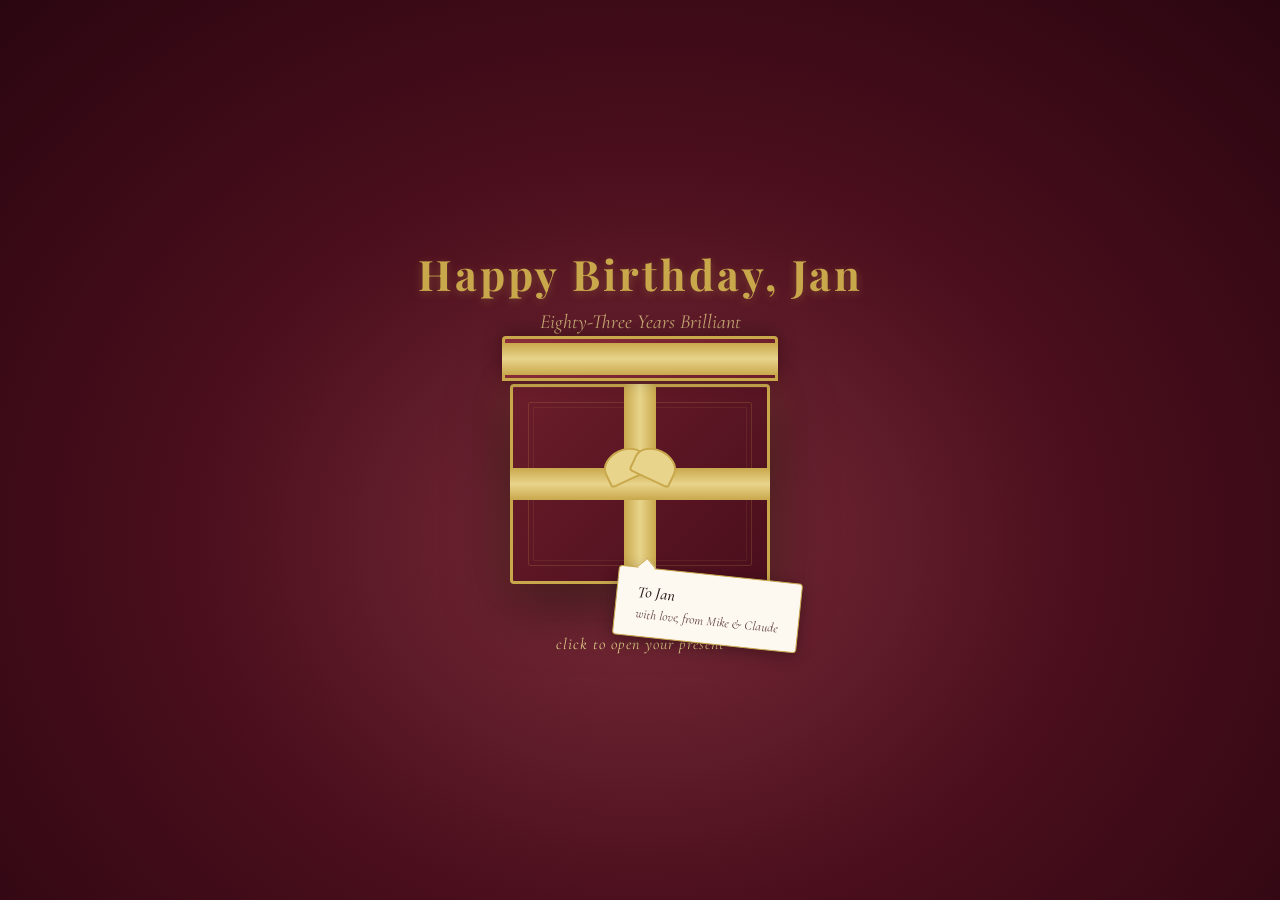
<file: index.html>
<!DOCTYPE html>
<html lang="en">
<head>
<meta charset="UTF-8">
<meta name="viewport" content="width=device-width, initial-scale=1.0">
<title>Happy Birthday, Jan — The House of Niccolò</title>
<meta name="description" content="A birthday gift for Jan Fergus — an interactive companion to Dorothy Dunnett's House of Niccolò series, built with love by Mike Wolf and Claude.">
<meta property="og:title" content="Happy Birthday, Jan — The House of Niccolò">
<meta property="og:description" content="An interactive companion to the House of Niccolò: maps, timeline, characters, and Elspeth the AI reading companion. A birthday gift from Mike Wolf & Claude.">
<meta property="og:url" content="https://dunnett.netlify.app/">
<meta property="og:type" content="website">
<meta property="og:site_name" content="The House of Niccolò">
<style>
@import url('https://fonts.googleapis.com/css2?family=Playfair+Display:ital,wght@0,400;0,600;0,700;0,800;1,400;1,600&family=Cormorant+Garamond:ital,wght@0,300;0,400;0,500;0,600;1,300;1,400;1,500&family=EB+Garamond:ital,wght@0,400;0,500;0,600;1,400;1,500&display=swap');
*{margin:0;padding:0;box-sizing:border-box}
:root{--burgundy:#6B1D2A;--burgundy-deep:#4A0E1C;--burgundy-light:#8B2D3A;--gold:#C9A84C;--gold-light:#E8D48B;--gold-pale:#F5ECD0;--cream:#FDF8F0;--cream-dark:#F0E6D3;--ink:#2A1A1A;--ink-light:#5A3A3A}
html,body{width:100%;height:100%;overflow:hidden;background:var(--burgundy-deep);font-family:'EB Garamond',serif}
#gift-scene{position:fixed;inset:0;display:flex;flex-direction:column;align-items:center;justify-content:center;background:radial-gradient(ellipse at 50% 60%,#7B2D3A 0%,#4A0E1C 50%,#2A0610 100%);z-index:100;transition:opacity 1.2s ease,transform 1.2s ease}
#gift-scene.opened{opacity:0;transform:scale(1.1);pointer-events:none}
.particle{position:absolute;width:4px;height:4px;background:var(--gold);border-radius:50%;opacity:0;animation:float-up 4s ease-in-out infinite}
@keyframes float-up{0%{opacity:0;transform:translateY(20px) scale(0.5)}20%{opacity:0.6}80%{opacity:0.3}100%{opacity:0;transform:translateY(-100px) scale(0)}}
.gift-container{position:relative;cursor:pointer;animation:gentle-bob 3s ease-in-out infinite}
@keyframes gentle-bob{0%,100%{transform:translateY(0)}50%{transform:translateY(-8px)}}
.gift-container:hover{animation-play-state:paused}
.gift-box{width:260px;height:200px;background:linear-gradient(135deg,var(--burgundy) 0%,var(--burgundy-deep) 100%);border:3px solid var(--gold);position:relative;border-radius:4px;box-shadow:0 20px 60px rgba(0,0,0,0.5),inset 0 1px 0 rgba(255,255,255,0.05),0 0 40px rgba(201,168,76,0.15)}
.ribbon-v{position:absolute;left:50%;top:-3px;bottom:-3px;width:32px;transform:translateX(-50%);background:linear-gradient(90deg,var(--gold) 0%,var(--gold-light) 50%,var(--gold) 100%);z-index:2}
.ribbon-h{position:absolute;top:50%;left:-3px;right:-3px;height:32px;transform:translateY(-50%);background:linear-gradient(180deg,var(--gold) 0%,var(--gold-light) 50%,var(--gold) 100%);z-index:2}
.ribbon-knot{position:absolute;top:50%;left:50%;transform:translate(-50%,-50%);width:50px;height:50px;z-index:3}
.ribbon-knot::before,.ribbon-knot::after{content:'';position:absolute;width:40px;height:28px;background:var(--gold-light);border-radius:50% 50% 10% 10%;border:2px solid var(--gold);top:-10px}
.ribbon-knot::before{left:-12px;transform:rotate(-25deg)}
.ribbon-knot::after{right:-12px;transform:rotate(25deg)}
.gift-lid{width:276px;height:45px;background:linear-gradient(135deg,var(--burgundy-light) 0%,var(--burgundy) 100%);border:3px solid var(--gold);position:absolute;top:-48px;left:-8px;border-radius:4px 4px 0 0;z-index:4;transform-origin:bottom center;transition:transform 0.8s cubic-bezier(0.34,1.56,0.64,1);box-shadow:0 -4px 20px rgba(0,0,0,0.3)}
.gift-lid .ribbon-h{top:50%;height:32px}
.gift-container:hover .gift-lid{transform:rotate(-8deg) translateY(-5px)}
.gift-container.opening .gift-lid{transform:rotate(-110deg) translateY(-20px);transition:transform 1s cubic-bezier(0.34,1.56,0.64,1)}
.gift-container.opening{animation:none}
.light-burst{position:absolute;top:-48px;left:50%;width:0;height:0;background:radial-gradient(circle,rgba(232,212,139,0.8) 0%,rgba(201,168,76,0.3) 40%,transparent 70%);border-radius:50%;transform:translate(-50%,-50%);opacity:0;z-index:1;pointer-events:none}
.gift-container.opening .light-burst{width:500px;height:500px;opacity:1;transition:all 1.2s ease-out}
.box-pattern{position:absolute;inset:15px;border:1px solid rgba(201,168,76,0.2);border-radius:2px;z-index:1}
.box-pattern::before{content:'';position:absolute;inset:4px;border:1px solid rgba(201,168,76,0.1)}
.gift-tag{position:absolute;bottom:-60px;right:-30px;background:var(--cream);padding:14px 20px;border-radius:4px;transform:rotate(6deg);box-shadow:0 4px 15px rgba(0,0,0,0.3);z-index:5;border:1px solid var(--gold)}
.gift-tag::before{content:'';position:absolute;top:-8px;left:20px;width:12px;height:12px;background:var(--cream);border-left:1px solid var(--gold);border-top:1px solid var(--gold);transform:rotate(45deg)}
.gift-tag .to{font-family:'Cormorant Garamond',serif;font-size:16px;color:var(--ink);font-style:italic;font-weight:500}
.gift-tag .from{font-family:'Cormorant Garamond',serif;font-size:13px;color:var(--ink-light);margin-top:4px;font-style:italic}
.gift-title{text-align:center;margin-bottom:50px;opacity:0;animation:fade-in 1.5s ease 0.5s forwards}
.gift-title h1{font-family:'Playfair Display',serif;font-size:42px;font-weight:700;color:var(--gold);letter-spacing:3px;text-shadow:0 2px 10px rgba(201,168,76,0.3)}
.gift-title .subtitle{font-family:'Cormorant Garamond',serif;font-size:20px;color:var(--gold-light);margin-top:8px;font-style:italic;opacity:0.8}
.click-hint{margin-top:50px;font-family:'Cormorant Garamond',serif;font-size:16px;color:var(--gold-light);opacity:0;animation:fade-in 1.5s ease 2s forwards,pulse-hint 2s ease-in-out 3s infinite;font-style:italic;letter-spacing:1px}
@keyframes fade-in{to{opacity:1}}
@keyframes pulse-hint{0%,100%{opacity:0.5}50%{opacity:1}}
#song-scene{position:fixed;inset:0;display:flex;flex-direction:column;align-items:center;justify-content:center;background:radial-gradient(ellipse at 50% 40%,#2A1A1A 0%,#1A0A0A 100%);z-index:50;opacity:0;pointer-events:none;transition:opacity 1s ease;padding:40px}
#song-scene.active{opacity:1;pointer-events:auto}
.song-content{max-width:600px;text-align:center}
.song-content h2{font-family:'Playfair Display',serif;font-size:28px;color:var(--gold);margin-bottom:8px}
.song-content .song-subtitle{font-family:'Cormorant Garamond',serif;font-size:16px;color:var(--gold-light);font-style:italic;opacity:0.7;margin-bottom:30px}
.song-lyrics{font-family:'EB Garamond',serif;font-size:17px;line-height:1.8;color:var(--cream);text-align:left;max-height:50vh;overflow-y:auto;padding:30px;background:rgba(107,29,42,0.15);border:1px solid rgba(201,168,76,0.15);border-radius:4px;scrollbar-width:thin;scrollbar-color:var(--gold) transparent}
.song-lyrics .verse-label{font-family:'Cormorant Garamond',serif;font-size:13px;color:var(--gold);text-transform:uppercase;letter-spacing:3px;margin-top:20px;margin-bottom:8px;opacity:0.7}
.song-lyrics .verse-label:first-child{margin-top:0}
.song-lyrics p{margin-bottom:16px}
.song-lyrics em{color:var(--gold-light)}
.continue-btn{margin-top:30px;font-family:'Cormorant Garamond',serif;font-size:18px;color:var(--gold);background:transparent;border:1px solid var(--gold);padding:12px 36px;border-radius:3px;cursor:pointer;letter-spacing:2px;transition:all 0.3s ease}
.continue-btn:hover{background:var(--gold);color:var(--burgundy-deep)}
#reveal-scene{position:fixed;inset:0;background:var(--cream);z-index:10;opacity:0;pointer-events:none;transition:opacity 1s ease;overflow-y:auto}
#reveal-scene.active{opacity:1;pointer-events:auto}
.reveal-header{text-align:center;padding:60px 40px 30px;background:linear-gradient(180deg,var(--burgundy-deep) 0%,var(--burgundy) 60%,transparent 100%)}
.reveal-header h1{font-family:'Playfair Display',serif;font-size:48px;font-weight:700;color:var(--gold);letter-spacing:2px}
.reveal-header .tagline{font-family:'Cormorant Garamond',serif;font-size:20px;color:var(--gold-light);font-style:italic;margin-top:10px;opacity:0.9}
.reveal-header .dedication{font-family:'EB Garamond',serif;font-size:16px;color:var(--cream);margin-top:20px;opacity:0.7;line-height:1.6}
.features-grid{max-width:1000px;margin:0 auto;padding:40px 30px 60px;display:grid;grid-template-columns:repeat(auto-fit,minmax(280px,1fr));gap:24px}
.feature-card{background:white;border:1px solid var(--cream-dark);border-radius:6px;padding:30px;position:relative;overflow:hidden;opacity:0;transform:translateY(30px);transition:opacity 0.6s ease,transform 0.6s ease,box-shadow 0.3s ease;box-shadow:0 2px 12px rgba(0,0,0,0.06)}
.feature-card.visible{opacity:1;transform:translateY(0)}
.feature-card:hover{box-shadow:0 8px 30px rgba(107,29,42,0.12)}
.feature-card::before{content:'';position:absolute;top:0;left:0;right:0;height:3px;background:linear-gradient(90deg,var(--burgundy) 0%,var(--gold) 100%)}
.feature-icon{font-size:36px;margin-bottom:16px;display:block}
.feature-card h3{font-family:'Playfair Display',serif;font-size:20px;font-weight:600;color:var(--burgundy);margin-bottom:10px}
.feature-card p{font-family:'EB Garamond',serif;font-size:16px;line-height:1.6;color:var(--ink-light)}
.feature-status{display:inline-block;margin-top:14px;font-family:'Cormorant Garamond',serif;font-size:13px;letter-spacing:1.5px;text-transform:uppercase;padding:4px 12px;border-radius:3px}
.status-ready{background:rgba(107,29,42,0.08);color:var(--burgundy)}
.status-coming{background:rgba(201,168,76,0.15);color:#8A7030}
.launch-section{text-align:center;padding:50px 40px 80px;background:linear-gradient(180deg,transparent 0%,var(--cream-dark) 100%)}
.launch-section h2{font-family:'Playfair Display',serif;font-size:28px;color:var(--burgundy);margin-bottom:12px}
.launch-section p{font-family:'EB Garamond',serif;font-size:18px;color:var(--ink-light);max-width:500px;margin:0 auto 24px;line-height:1.6}
.launch-btn{font-family:'Cormorant Garamond',serif;font-size:18px;color:var(--cream);background:var(--burgundy);border:2px solid var(--burgundy);padding:14px 40px;border-radius:4px;cursor:pointer;letter-spacing:2px;text-transform:uppercase;transition:all 0.3s ease}
.launch-btn:hover{background:var(--burgundy-deep);border-color:var(--gold);box-shadow:0 4px 20px rgba(107,29,42,0.3)}
@media(max-width:600px){.gift-title h1{font-size:28px}.gift-box{width:200px;height:160px}.gift-lid{width:216px;height:38px;left:-8px;top:-41px}.ribbon-v{width:24px}.ribbon-h{height:24px}.reveal-header h1{font-size:32px}.features-grid{grid-template-columns:1fr;padding:30px 20px}}

.audio-player{margin-top:24px;display:flex;align-items:center;gap:12px;padding:12px 16px;background:rgba(201,168,76,0.08);border:1px solid rgba(201,168,76,0.2);border-radius:6px}
.play-btn{font-family:'Cormorant Garamond',serif;font-size:15px;color:var(--gold);background:rgba(201,168,76,0.15);border:1px solid var(--gold);padding:8px 16px;border-radius:4px;cursor:pointer;white-space:nowrap;transition:all 0.2s;letter-spacing:0.5px}
.play-btn:hover{background:var(--gold);color:var(--burgundy-deep)}
.progress-bar{flex:1;height:6px;background:rgba(255,255,255,0.15);border-radius:3px;cursor:pointer;position:relative;min-width:80px}
.progress-fill{height:100%;background:var(--gold);border-radius:3px;width:0%;transition:width 0.1s linear}
.time-display{font-family:'Cormorant Garamond',serif;font-size:13px;color:var(--gold-light);min-width:36px;text-align:right}
</style>
<script src="music.js"></script>
</head>
<body>
<div id="gift-scene">
<div class="gift-title"><h1>Happy Birthday, Jan</h1><div class="subtitle">Eighty-Three Years Brilliant</div></div>
<div class="gift-container" id="gift" onclick="openGift()">
<div class="light-burst"></div>
<div class="gift-lid"><div class="ribbon-h"></div></div>
<div class="gift-box"><div class="box-pattern"></div><div class="ribbon-v"></div><div class="ribbon-h"></div><div class="ribbon-knot"></div></div>
<div class="gift-tag"><div class="to">To Jan</div><div class="from">with love, from Mike &amp; Claude</div></div>
</div>
<div class="click-hint">click to open your present</div>
</div>
<div id="song-scene">
<div class="song-content">
<h2>The Book Group Birthday</h2>
<div class="song-subtitle">A Renaissance folk ballad for Jan</div>
<div class="song-lyrics">
<div class="verse-label">Verse I</div>
<p>In Bruges where the dyers stain the cloth<br>And merchants count their gold<br>A woman turns eighty-three today<br>Whose heart has not grown old<br>She reads of Claes and his disguise<br>Of intrigue, trade, and art<br>And every Wednesday gathers friends<br>To take the story apart</p>
<div class="verse-label">Chorus</div>
<p><em>Happy birthday, Jan</em><br>From the dyer's boy and a digital mind<br>From a man in Denver who still can't find<br>The difference between who and whom<br>But he built you a present<br>He built you a room<br>Where Niccolò lives<br>And the maps all bloom</p>
<div class="verse-label">Verse II</div>
<p>From Trebizond to Timbuktu<br>From Iceland's frozen shore<br>She follows every thread that Dunnett spun<br>And always finds one more<br>So here's a gift we made for you<br>A world inside a screen<br>Where every road that Nicholas walked<br>Can finally be seen</p>
<div class="verse-label">Chorus</div>
<p><em>Happy birthday, Jan</em><br>From the dyer's boy and a digital mind<br>From a man in Denver who still can't find<br>The difference between who and whom<br>But he built you a present<br>He built you a room<br>Where Niccolò lives<br>And the maps all bloom</p>
<div class="verse-label">Bridge</div>
<p>Dorothy Dunnett is smiling tonight<br>Somewhere beyond the page<br>A book group keeps her stories bright<br>And Jan still sets the stage</p>
<div class="verse-label">Outro</div>
<p><em>Happy eighty-three, beautiful Jan.<br>The meeting is not cancelled tonight.<br>This one's for you.</em></p>
</div>
<div class="audio-player" id="audioPlayer">
<button class="play-btn" id="playBtn" onclick="togglePlay()">&#9654; Play the Song</button>
<div class="progress-bar" id="progressBar" onclick="seekAudio(event)">
<div class="progress-fill" id="progressFill"></div>
</div>
<span class="time-display" id="timeDisplay">0:00</span>
</div>
<button class="continue-btn" onclick="showReveal()">See Your Gift &rarr;</button>
</div>
</div>
<div id="reveal-scene">
<div class="reveal-header">
<h1>The House of Niccolò</h1>
<div class="tagline">A Companion for Readers of Dorothy Dunnett</div>
<div class="dedication">For Jan Fergus, on her 83rd birthday — April 5, 2026<br>Built with love by Mike Wolf &amp; Claude</div>
</div>
<div class="features-grid" id="features">
<div class="feature-card"><a href="site.html" style="text-decoration:none;color:inherit;display:block"><span class="feature-icon">🗺️</span><h3>Interactive Maps</h3><p>Follow Nicholas from Bruges to Trebizond, Timbuktu to Iceland. Every location from every book, plotted on a beautiful interactive map. Click a city to see what happens there.</p><span class="feature-status status-ready">Ready to Explore</span></a></div>
<div class="feature-card"><a href="timeline.html" style="text-decoration:none;color:inherit;display:block"><span class="feature-icon">📅</span><h3>Timeline</h3><p>A scrollable chronology of the entire series, 1460–1503. Track Nicholas's rise from dyer's apprentice to merchant prince across four decades of Renaissance history.</p><span class="feature-status status-ready">Ready to Explore</span></a></div>
<div class="feature-card"><a href="characters.html" style="text-decoration:none;color:inherit;display:block"><span class="feature-icon">👥</span><h3>Character Web</h3><p>Dunnett's characters are famously interconnected. Explore an interactive web of relationships — marriages, rivalries, alliances, betrayals — filterable by book.</p><span class="feature-status status-coming">Coming Soon</span></a></div>
<div class="feature-card"><a href="ask.html" style="text-decoration:none;color:inherit;display:block"><span class="feature-icon">🤖</span><h3>Ask Elspeth</h3><p>Confused about who betrayed whom in Chapter 12? Elspeth. A Dunnett-savvy AI companion who can discuss characters, plot, historical context, and themes — with spoiler controls.</p><span class="feature-status status-ready">Ready to Explore</span></a></div>
<div class="feature-card"><span class="feature-icon">📖</span><h3>Book Group Hub</h3><p>Track your weekly reading progress. See where you are in the series, what's coming next, and find curated discussion questions for each chapter.</p><span class="feature-status status-coming">Coming Soon</span></div>
<div class="feature-card"><span class="feature-icon">🏛️</span><h3>Historical Context</h3><p>The real history behind the fiction. Explore the Fall of Trebizond, the Burgundian Wars, the Medici banking empire, and the dozens of real historical figures Dunnett weaves into the story.</p><span class="feature-status status-coming">Coming Soon</span></div>
</div>
<div class="launch-section">
<h2>Your World Awaits</h2>
<p>This is a living gift. We'll keep building it as you and your book group read further into the series. Every week, there will be more to explore.</p>
<button class="launch-btn" onclick="enterSite()">Enter the House of Niccolò</button>
</div>
</div>
<audio id="birthday-song" preload="auto" src="birthday-song.mp3"></audio>
<script>
function createParticles(){const s=document.getElementById('gift-scene');for(let i=0;i<30;i++){const p=document.createElement('div');p.className='particle';p.style.left=Math.random()*100+'%';p.style.top=(40+Math.random()*50)+'%';p.style.animationDelay=(Math.random()*4)+'s';p.style.animationDuration=(3+Math.random()*3)+'s';p.style.width=p.style.height=(2+Math.random()*4)+'px';s.appendChild(p)}}
createParticles();
function openGift(){const g=document.getElementById('gift');if(g.classList.contains('opening'))return;g.classList.add('opening');setTimeout(()=>{document.getElementById('gift-scene').classList.add('opened');setTimeout(()=>{document.getElementById('song-scene').classList.add('active');try{audio.play();playBtn.innerHTML='\u275a\u275a Pause';if(window.dunnettMusicStart)window.dunnettMusicStart();}catch(e){}},600)},1500)}
function showReveal(){document.getElementById('song-scene').classList.remove('active');setTimeout(()=>{document.getElementById('reveal-scene').classList.add('active');setTimeout(animateCards,300)},500)}
function animateCards(){const c=document.querySelectorAll('.feature-card');c.forEach((card,i)=>{setTimeout(()=>{card.classList.add('visible')},i*150)})}
function enterSite(){window.location.href='site.html'}

const audio=document.getElementById('birthday-song');
const playBtn=document.getElementById('playBtn');
const progressFill=document.getElementById('progressFill');
const timeDisplay=document.getElementById('timeDisplay');

function togglePlay(){
if(!audio)return;
if(audio.paused){
  audio.play();
  playBtn.innerHTML='&#10074;&#10074; Pause';
  if(window.dunnettMusicResume)window.dunnettMusicResume(audio.currentTime);
}else{
  audio.pause();
  playBtn.innerHTML='&#9654; Play';
  if(window.dunnettMusicPause)window.dunnettMusicPause(audio.currentTime);
}
}
function seekAudio(e){
if(!audio||!audio.duration)return;
const bar=document.getElementById('progressBar');
const rect=bar.getBoundingClientRect();
const pct=(e.clientX-rect.left)/rect.width;
audio.currentTime=pct*audio.duration;
}
if(audio){
audio.addEventListener('timeupdate',()=>{
if(!audio.duration)return;
const pct=(audio.currentTime/audio.duration)*100;
progressFill.style.width=pct+'%';
const m=Math.floor(audio.currentTime/60);
const s=Math.floor(audio.currentTime%60);
timeDisplay.textContent=m+':'+(s<10?'0':'')+s;
});
audio.addEventListener('ended',()=>{playBtn.innerHTML='&#9654; Play Again';if(window.dunnettMusicEnded)window.dunnettMusicEnded();});
}

</script>
</body>
</html>
</file>
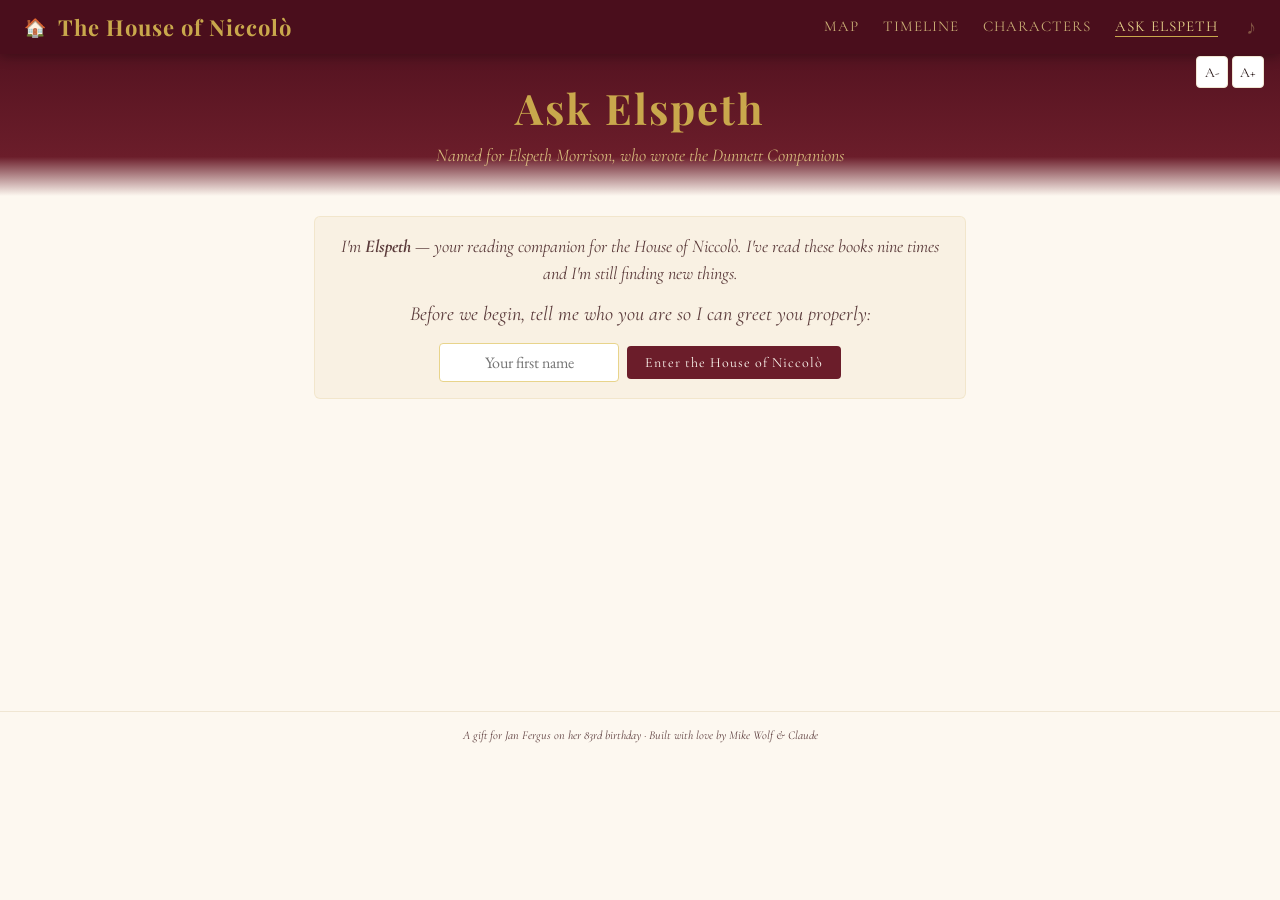
<file: ask.html>
<!DOCTYPE html>
<html lang="en">
<head>
<meta charset="UTF-8">
<meta name="viewport" content="width=device-width, initial-scale=1.0">
<title>Ask Elspeth — The House of Niccolò</title>
<meta name="description" content="Chat with Elspeth, your reading companion for Dorothy Dunnett's House of Niccolò series. Spoiler-aware, deeply knowledgeable, and delighted to meet you.">
<meta property="og:title" content="Ask Elspeth — The House of Niccolò">
<meta property="og:description" content="Your AI reading companion for Dorothy Dunnett's House of Niccolò. Ask about characters, history, and the journey of Nicholas de Fleury.">
<meta property="og:url" content="https://dunnett.netlify.app/ask.html">
<meta property="og:type" content="website">
<meta property="og:site_name" content="The House of Niccolò">
<link rel="stylesheet" href="styles.css">
<style>
.page-header{background:linear-gradient(180deg,var(--burgundy-deep) 0%,var(--burgundy) 80%,var(--cream) 100%)}
.chat-container{max-width:700px;margin:0 auto;padding:20px 24px 100px;display:flex;flex-direction:column;gap:12px}
.system-note{font-family:'Cormorant Garamond',serif;font-size:20px;color:var(--ink-light);text-align:center;font-style:italic;padding:16px;background:rgba(201,168,76,0.08);border:1px solid rgba(201,168,76,0.15);border-radius:6px;line-height:1.5}
.messages{display:flex;flex-direction:column;gap:12px;min-height:200px}
.msg{padding:14px 18px;border-radius:8px;max-width:85%;line-height:1.6;font-size:20px}
.msg.user{background:var(--burgundy);color:var(--cream);align-self:flex-end;border-bottom-right-radius:2px}
.msg.assistant{background:white;color:var(--ink);align-self:flex-start;border:1px solid var(--cream-dark);border-bottom-left-radius:2px}
.msg.assistant p{margin-bottom:8px}
.msg.assistant p:last-child{margin-bottom:0}
.input-bar{position:fixed;bottom:0;left:0;right:0;background:var(--cream);border-top:1px solid var(--cream-dark);padding:12px 24px;display:flex;gap:10px;justify-content:center;z-index:100}
.input-bar textarea{flex:1;max-width:600px;font-family:'EB Garamond',serif;font-size:20px;padding:10px 16px;border:1px solid var(--cream-dark);border-radius:6px;outline:none;background:white;color:var(--ink);resize:none;overflow:hidden;min-height:44px;max-height:150px;line-height:1.4}
.input-bar textarea:focus{border-color:var(--gold)}
.input-bar button{font-family:'Cormorant Garamond',serif;font-size:15px;padding:10px 24px;background:var(--burgundy);color:var(--cream);border:none;border-radius:6px;cursor:pointer;letter-spacing:1px;transition:background 0.2s;align-self:flex-end}
.input-bar button:hover{background:var(--burgundy-deep)}
.input-bar button:disabled{opacity:0.5;cursor:not-allowed}
.typing{font-family:'Cormorant Garamond',serif;font-size:14px;color:var(--gold);font-style:italic;padding:8px 18px}
.font-controls{position:fixed;top:56px;right:16px;z-index:1001;display:flex;gap:4px}
.font-btn{font-family:'Cormorant Garamond',serif;font-size:14px;width:32px;height:32px;border:1px solid var(--cream-dark);background:white;color:var(--ink);border-radius:4px;cursor:pointer;display:flex;align-items:center;justify-content:center;transition:background 0.2s}
.font-btn:hover{background:var(--cream-dark)}
.reset-link{font-family:'Cormorant Garamond',serif;font-size:13px;color:var(--ink-light);opacity:0.6;cursor:pointer;background:none;border:none;text-decoration:underline;padding:0;margin-top:6px}
.reset-link:hover{opacity:1}
</style>
</head>
<body>
<nav class="top-nav">
  <div style="display:flex;align-items:center;gap:4px">
    <a href="index.html" class="nav-home" title="Home">&#x1f3e0;</a>
    <span class="nav-title">The House of Niccol&#242;</span>
  </div>
  <div class="nav-links">
    <a href="site.html">Map</a>
    <a href="timeline.html">Timeline</a>
    <a href="characters.html">Characters</a>
    <a href="ask.html" class="active">Ask Elspeth</a>
  </div>
</nav>
<div class="font-controls">
  <button class="font-btn" onclick="changeFontSize(-2)" title="Smaller text">A-</button>
  <button class="font-btn" onclick="changeFontSize(2)" title="Larger text">A+</button>
</div>
<div class="page-header">
  <h1>Ask Elspeth</h1>
  <p>Named for Elspeth Morrison, who wrote the Dunnett Companions</p>
</div>
<div class="chat-container">
  <div class="system-note" id="welcomeNote">
    <p style="margin-bottom:12px;font-size:18px">I'm <strong>Elspeth</strong> &mdash; your reading companion for the House of Niccolò. I've read these books nine times and I'm still finding new things.</p>
    <p style="margin-bottom:14px">Before we begin, tell me who you are so I can greet you properly:</p>
    <div style="display:flex;gap:8px;justify-content:center;align-items:center;flex-wrap:wrap">
      <input type="text" id="nameInput" placeholder="Your first name" style="font-family:EB Garamond,serif;font-size:16px;padding:8px 14px;border:1px solid #E8D48B;border-radius:4px;outline:none;width:180px;text-align:center;background:white;color:#2A1A1A" onkeydown="if(event.key==='Enter')setUserName()">
      <button onclick="setUserName()" style="font-family:Cormorant Garamond,serif;font-size:14px;padding:8px 18px;background:#6B1D2A;color:#FDF8F0;border:none;border-radius:4px;cursor:pointer;letter-spacing:1px">Enter the House of Niccolò</button>
    </div>
  </div>
  <div class="system-note" id="activeNote" style="display:none">
    <span id="greetText"></span> Tell me which book you're on and I'll be careful with spoilers.
    <br><button class="reset-link" onclick="resetUser()" title="Change name">Not you? Reset</button>
  </div>
  <div class="messages" id="messages"></div>
</div>
<div class="input-bar" id="inputBar" style="display:none">
  <textarea id="chatInput" placeholder="Ask Elspeth about Nicholas, Bruges, the Charetty company..." rows="1" autocomplete="off"></textarea>
  <button id="sendbtn" onclick="send()">Ask</button>
</div>
<div class="map-footer">A gift for Jan Fergus on her 83rd birthday &middot; Built with love by Mike Wolf &amp; Claude</div>
<script>
const inp = document.getElementById("chatInput");
const msgEl = document.getElementById("messages");
const btn = document.getElementById("sendbtn");

let userName = "";
let messages = [];
let baseFontSize = 20;

function setUserName() {
  const n = document.getElementById("nameInput").value.trim();
  if (!n) return;
  userName = n;
  localStorage.setItem("dunnett_user", n);
  activateChat();
}

function resetUser() {
  localStorage.removeItem("dunnett_user");
  userName = "";
  messages = [];
  document.getElementById("messages").innerHTML = "";
  document.getElementById("activeNote").style.display = "none";
  document.getElementById("inputBar").style.display = "none";
  document.getElementById("welcomeNote").style.display = "block";
  document.getElementById("nameInput").value = "";
  document.getElementById("nameInput").focus();
}

function activateChat() {
  document.getElementById("welcomeNote").style.display = "none";
  document.getElementById("activeNote").style.display = "block";
  document.getElementById("inputBar").style.display = "flex";
  const isJan = userName.toLowerCase() === "jan";
  if (isJan) {
    document.getElementById("greetText").textContent = "Happy birthday, Jan! I\u2019m Elspeth, and I\u2019ve been waiting to meet you.";
  } else {
    document.getElementById("greetText").textContent = "Welcome, " + userName + "! I\u2019m Elspeth, your companion for the House of Niccolò.";
  }
  messages.push({
    role: "user",
    content: "My name is " + userName + ". " + (isJan ? "I'm Jan, the birthday girl this site was built for." : "I'm a member of Jan's Dunnett book group.") + " Please introduce yourself briefly."
  });
  sendAutoGreet();
  if (inp) inp.focus();
}

async function sendAutoGreet() {
  const typing = document.createElement("div");
  typing.className = "typing";
  typing.textContent = "Elspeth is here...";
  msgEl.appendChild(typing);
  try {
    const r = await fetch("/api/ask", {
      method: "POST",
      headers: { "Content-Type": "application/json" },
      body: JSON.stringify({ messages })
    });
    const d = await r.json();
    typing.remove();
    const textBlock = (d.content || []).find(b => b.type === "text");
    const reply = textBlock ? textBlock.text : (d.content && d.content[0] ? d.content[0].text : null);
    if (reply) {
      messages.push({ role: "assistant", content: reply });
      addMsg("assistant", reply);
    }
  } catch (e) {
    typing.remove();
  }
}

// Auto-use saved name
const savedName = localStorage.getItem("dunnett_user");
if (savedName) {
  userName = savedName;
  document.getElementById("nameInput").value = savedName;
}

async function send() {
  if (!inp) return;
  const text = inp.value.trim();
  inp.style.height = "auto";
  inp.style.height = "44px";
  if (!text) return;
  inp.value = "";
  btn.disabled = true;
  messages.push({ role: "user", content: text });
  addMsg("user", text);
  const typing = document.createElement("div");
  typing.className = "typing";
  typing.textContent = "Elspeth is thinking...";
  msgEl.appendChild(typing);
  msgEl.scrollTop = msgEl.scrollHeight;
  try {
    const r = await fetch("/api/ask", {
      method: "POST",
      headers: { "Content-Type": "application/json" },
      body: JSON.stringify({ messages })
    });
    const d = await r.json();
    typing.remove();
    const textBlock = (d.content || []).find(b => b.type === "text");
    const reply = textBlock ? textBlock.text : (d.content && d.content[0] ? d.content[0].text : null);
    if (reply) {
      messages.push({ role: "assistant", content: reply });
      addMsg("assistant", reply);
    } else {
      addMsg("assistant", "I had trouble responding. Please try again.");
    }
  } catch (e) {
    typing.remove();
    addMsg("assistant", "Connection error: " + e.message);
  }
  btn.disabled = false;
  if (inp) inp.focus();
}

function addMsg(role, text) {
  const div = document.createElement("div");
  div.className = "msg " + role;
  if (role === "assistant") {
    div.innerHTML = text.split("\n\n").map(p => "<p>" + p.replace(/\n/g, "<br>") + "</p>").join("");
  } else {
    div.textContent = text;
  }
  msgEl.appendChild(div);
  window.scrollTo(0, document.body.scrollHeight);
}

// Auto-resize textarea
if (inp) {
  inp.addEventListener("input", function() {
    this.style.height = "auto";
    this.style.height = Math.min(this.scrollHeight, 150) + "px";
  });
  inp.addEventListener("keydown", function(e) {
    if (e.key === "Enter" && !e.shiftKey) {
      e.preventDefault();
      send();
    }
  });
}

function changeFontSize(delta) {
  baseFontSize = Math.max(14, Math.min(32, baseFontSize + delta));
  document.querySelectorAll(".msg").forEach(m => m.style.fontSize = baseFontSize + "px");
  document.querySelectorAll(".system-note").forEach(m => m.style.fontSize = baseFontSize + "px");
  if (inp) inp.style.fontSize = baseFontSize + "px";
}
</script>
<script src="music.js"></script>
</body>
</html>
</file>
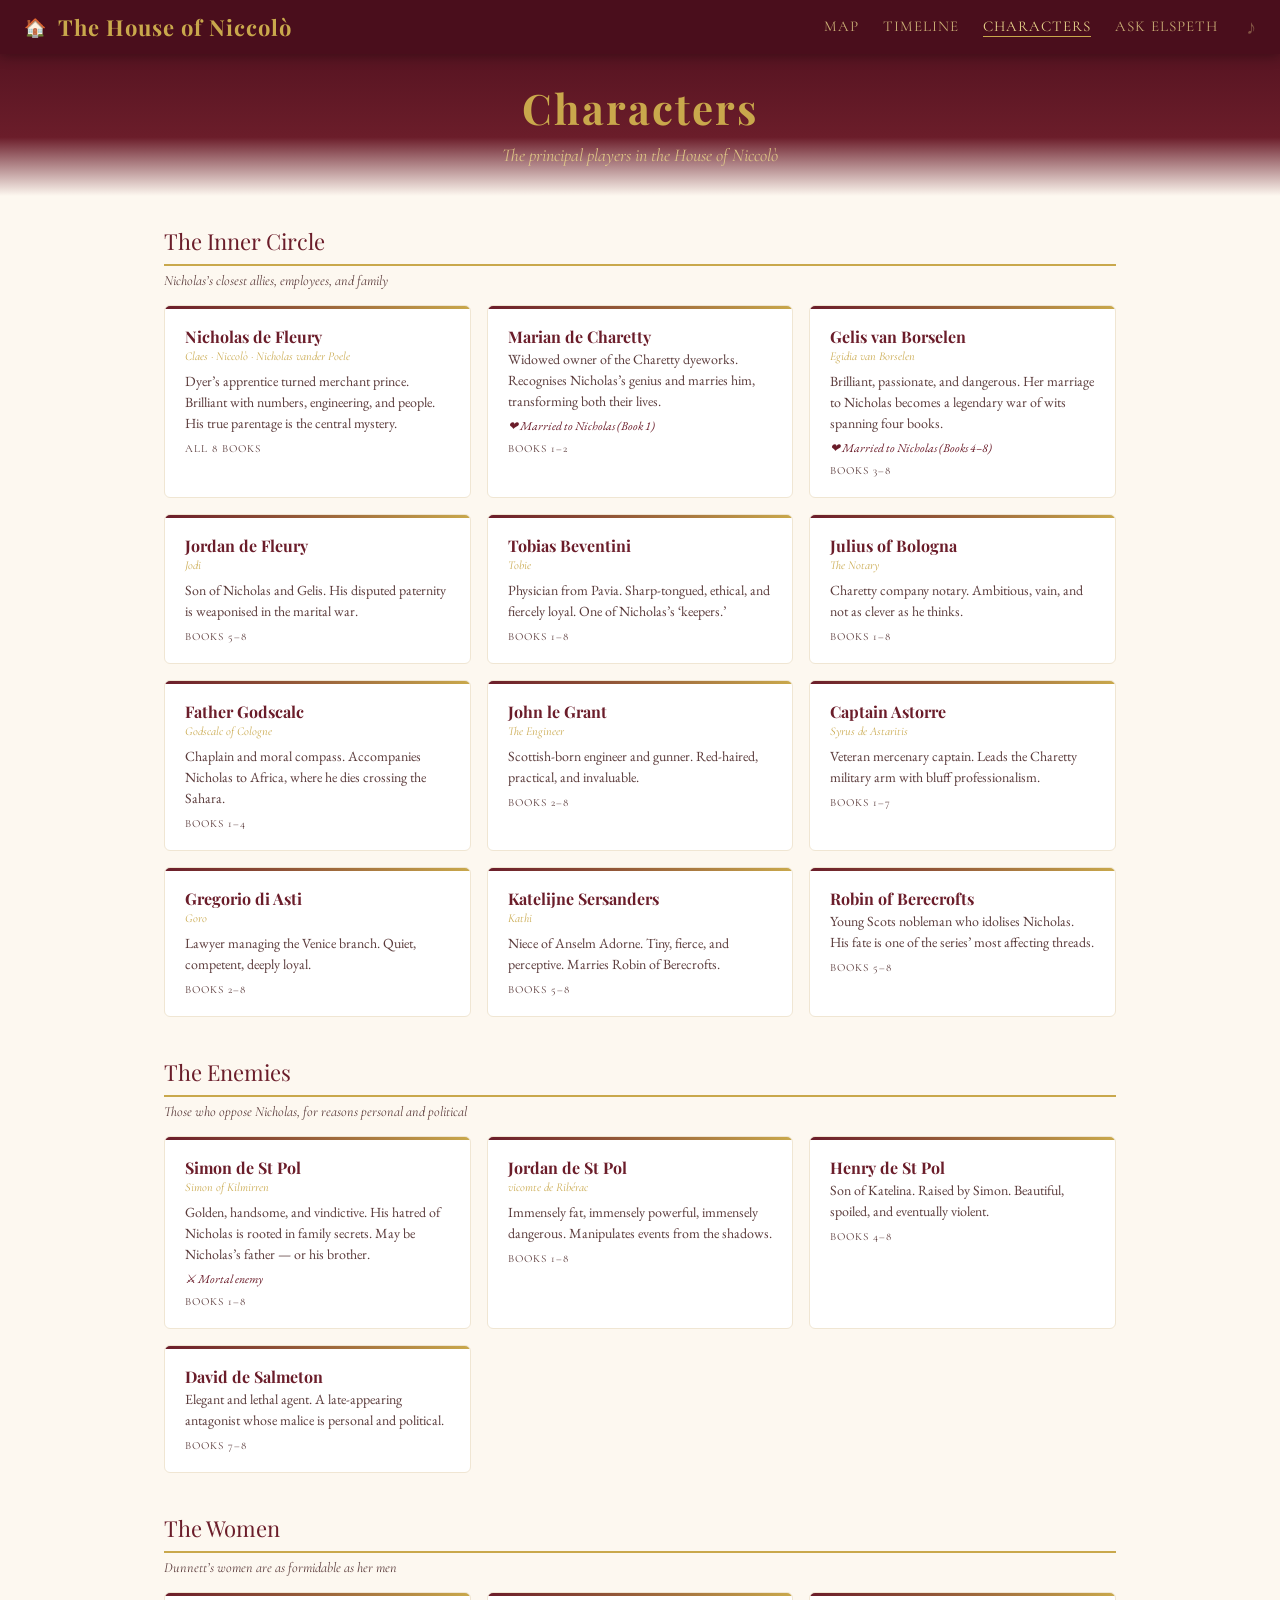
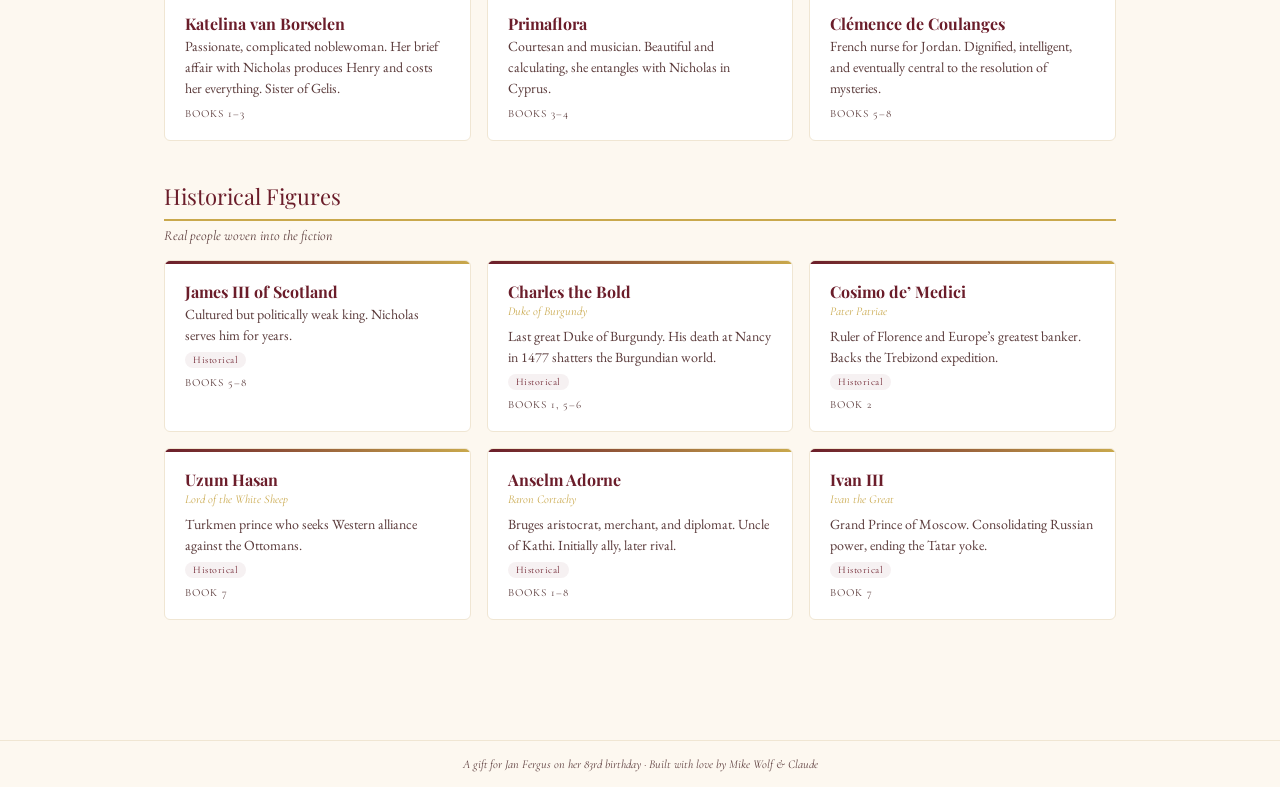
<file: characters.html>
<!DOCTYPE html><html lang="en"><head>
<meta charset="UTF-8">
<meta name="viewport" content="width=device-width, initial-scale=1.0">
<title>Characters — The House of Niccolò</title>
<meta name="description" content="The principal players in Dorothy Dunnett's House of Niccolò — Nicholas de Fleury, Gelis, Tobie, and the full cast across all eight books.">
<meta property="og:title" content="Characters — The House of Niccolò">
<meta property="og:description" content="Explore the full cast of the House of Niccolò: inner circle, enemies, women, and historical figures across all eight books.">
<meta property="og:url" content="https://dunnett.netlify.app/characters.html">
<meta property="og:type" content="website">
<meta property="og:site_name" content="The House of Niccolò">
<link rel="stylesheet" href="styles.css">
<style>
.content{max-width:1000px;margin:0 auto;padding:30px 24px 80px}
.group{margin-bottom:40px}
.group-title{font-family:'Playfair Display',serif;font-size:22px;color:var(--burgundy);margin-bottom:6px;padding-bottom:8px;border-bottom:2px solid var(--gold)}
.group-sub{font-family:'Cormorant Garamond',serif;font-size:14px;color:var(--ink-light);font-style:italic;margin-bottom:16px}
.char-grid{display:grid;grid-template-columns:repeat(auto-fill,minmax(280px,1fr));gap:16px}
.cc{background:white;border:1px solid var(--cream-dark);border-radius:6px;padding:20px;position:relative;overflow:hidden;transition:box-shadow 0.2s}
.cc:hover{box-shadow:0 4px 16px rgba(107,29,42,0.1)}
.cc::before{content:'';position:absolute;top:0;left:0;right:0;height:3px;background:linear-gradient(90deg,var(--burgundy),var(--gold))}
.cc h3{font-family:'Playfair Display',serif;font-size:16px;color:var(--burgundy);margin-bottom:2px}
.cc .aka{font-family:'Cormorant Garamond',serif;font-size:12px;color:var(--gold);font-style:italic;margin-bottom:8px}
.cc p{font-size:14px;color:var(--ink-light);line-height:1.5}
.cc .bi{font-family:'Cormorant Garamond',serif;font-size:11px;color:var(--ink-light);margin-top:8px;text-transform:uppercase;letter-spacing:1px}
.cc .rel{font-size:12px;color:var(--burgundy);margin-top:6px;font-style:italic}
.ht{background:rgba(107,29,42,0.06);color:var(--burgundy);font-family:'Cormorant Garamond',serif;font-size:10px;padding:2px 8px;border-radius:10px;display:inline-block;margin-top:6px;letter-spacing:0.5px}
@media(max-width:600px){.char-grid{grid-template-columns:1fr}}</style></head><body><nav class="top-nav">
<div style="display:flex;align-items:center;gap:4px">
<a href="index.html" class="nav-home">&#x1f3e0;</a>
<span class="nav-title">The House of Niccol&#242;</span>
</div>
<div class="nav-links">
<a href="site.html">Map</a>
<a href="timeline.html">Timeline</a>
<a href="characters.html" class="active">Characters</a>
<a href="ask.html">Ask Elspeth</a>
</div>
</nav><div class="page-header"><h1>Characters</h1><p>The principal players in the House of Niccolò</p></div><div class="content">
<div class="group"><div class="group-title">The Inner Circle</div>
<div class="group-sub">Nicholas’s closest allies, employees, and family</div>
<div class="char-grid">
<div class="cc"><h3>Nicholas de Fleury</h3><div class="aka">Claes · Niccolò · Nicholas vander Poele</div><p>Dyer’s apprentice turned merchant prince. Brilliant with numbers, engineering, and people. His true parentage is the central mystery.</p><div class="bi">All 8 books</div></div>
<div class="cc"><h3>Marian de Charetty</h3><p>Widowed owner of the Charetty dyeworks. Recognises Nicholas’s genius and marries him, transforming both their lives.</p><div class="rel">❤ Married to Nicholas (Book 1)</div><div class="bi">Books 1–2</div></div>
<div class="cc"><h3>Gelis van Borselen</h3><div class="aka">Egidia van Borselen</div><p>Brilliant, passionate, and dangerous. Her marriage to Nicholas becomes a legendary war of wits spanning four books.</p><div class="rel">❤ Married to Nicholas (Books 4–8)</div><div class="bi">Books 3–8</div></div>
<div class="cc"><h3>Jordan de Fleury</h3><div class="aka">Jodi</div><p>Son of Nicholas and Gelis. His disputed paternity is weaponised in the marital war.</p><div class="bi">Books 5–8</div></div>
<div class="cc"><h3>Tobias Beventini</h3><div class="aka">Tobie</div><p>Physician from Pavia. Sharp-tongued, ethical, and fiercely loyal. One of Nicholas’s ‘keepers.’</p><div class="bi">Books 1–8</div></div>
<div class="cc"><h3>Julius of Bologna</h3><div class="aka">The Notary</div><p>Charetty company notary. Ambitious, vain, and not as clever as he thinks.</p><div class="bi">Books 1–8</div></div>
<div class="cc"><h3>Father Godscalc</h3><div class="aka">Godscalc of Cologne</div><p>Chaplain and moral compass. Accompanies Nicholas to Africa, where he dies crossing the Sahara.</p><div class="bi">Books 1–4</div></div>
<div class="cc"><h3>John le Grant</h3><div class="aka">The Engineer</div><p>Scottish-born engineer and gunner. Red-haired, practical, and invaluable.</p><div class="bi">Books 2–8</div></div>
<div class="cc"><h3>Captain Astorre</h3><div class="aka">Syrus de Astaritis</div><p>Veteran mercenary captain. Leads the Charetty military arm with bluff professionalism.</p><div class="bi">Books 1–7</div></div>
<div class="cc"><h3>Gregorio di Asti</h3><div class="aka">Goro</div><p>Lawyer managing the Venice branch. Quiet, competent, deeply loyal.</p><div class="bi">Books 2–8</div></div>
<div class="cc"><h3>Katelijne Sersanders</h3><div class="aka">Kathi</div><p>Niece of Anselm Adorne. Tiny, fierce, and perceptive. Marries Robin of Berecrofts.</p><div class="bi">Books 5–8</div></div>
<div class="cc"><h3>Robin of Berecrofts</h3><p>Young Scots nobleman who idolises Nicholas. His fate is one of the series’ most affecting threads.</p><div class="bi">Books 5–8</div></div>
</div></div>
<div class="group"><div class="group-title">The Enemies</div>
<div class="group-sub">Those who oppose Nicholas, for reasons personal and political</div>
<div class="char-grid">
<div class="cc"><h3>Simon de St Pol</h3><div class="aka">Simon of Kilmirren</div><p>Golden, handsome, and vindictive. His hatred of Nicholas is rooted in family secrets. May be Nicholas’s father — or his brother.</p><div class="rel">⚔ Mortal enemy</div><div class="bi">Books 1–8</div></div>
<div class="cc"><h3>Jordan de St Pol</h3><div class="aka">vicomte de Ribérac</div><p>Immensely fat, immensely powerful, immensely dangerous. Manipulates events from the shadows.</p><div class="bi">Books 1–8</div></div>
<div class="cc"><h3>Henry de St Pol</h3><p>Son of Katelina. Raised by Simon. Beautiful, spoiled, and eventually violent.</p><div class="bi">Books 4–8</div></div>
<div class="cc"><h3>David de Salmeton</h3><p>Elegant and lethal agent. A late-appearing antagonist whose malice is personal and political.</p><div class="bi">Books 7–8</div></div>
</div></div>
<div class="group"><div class="group-title">The Women</div>
<div class="group-sub">Dunnett’s women are as formidable as her men</div>
<div class="char-grid">
<div class="cc"><h3>Katelina van Borselen</h3><p>Passionate, complicated noblewoman. Her brief affair with Nicholas produces Henry and costs her everything. Sister of Gelis.</p><div class="bi">Books 1–3</div></div>
<div class="cc"><h3>Primaflora</h3><p>Courtesan and musician. Beautiful and calculating, she entangles with Nicholas in Cyprus.</p><div class="bi">Books 3–4</div></div>
<div class="cc"><h3>Clémence de Coulanges</h3><p>French nurse for Jordan. Dignified, intelligent, and eventually central to the resolution of mysteries.</p><div class="bi">Books 5–8</div></div>
</div></div>
<div class="group"><div class="group-title">Historical Figures</div>
<div class="group-sub">Real people woven into the fiction</div>
<div class="char-grid">
<div class="cc"><h3>James III of Scotland</h3><p>Cultured but politically weak king. Nicholas serves him for years.</p><span class="ht">Historical</span><div class="bi">Books 5–8</div></div>
<div class="cc"><h3>Charles the Bold</h3><div class="aka">Duke of Burgundy</div><p>Last great Duke of Burgundy. His death at Nancy in 1477 shatters the Burgundian world.</p><span class="ht">Historical</span><div class="bi">Books 1, 5–6</div></div>
<div class="cc"><h3>Cosimo de’ Medici</h3><div class="aka">Pater Patriae</div><p>Ruler of Florence and Europe’s greatest banker. Backs the Trebizond expedition.</p><span class="ht">Historical</span><div class="bi">Book 2</div></div>
<div class="cc"><h3>Uzum Hasan</h3><div class="aka">Lord of the White Sheep</div><p>Turkmen prince who seeks Western alliance against the Ottomans.</p><span class="ht">Historical</span><div class="bi">Book 7</div></div>
<div class="cc"><h3>Anselm Adorne</h3><div class="aka">Baron Cortachy</div><p>Bruges aristocrat, merchant, and diplomat. Uncle of Kathi. Initially ally, later rival.</p><span class="ht">Historical</span><div class="bi">Books 1–8</div></div>
<div class="cc"><h3>Ivan III</h3><div class="aka">Ivan the Great</div><p>Grand Prince of Moscow. Consolidating Russian power, ending the Tatar yoke.</p><span class="ht">Historical</span><div class="bi">Book 7</div></div>
</div></div>
</div><div class="map-footer">A gift for Jan Fergus on her 83rd birthday &middot; Built with love by Mike Wolf &amp; Claude</div><script src="music.js"></script>
</body></html>
</file>
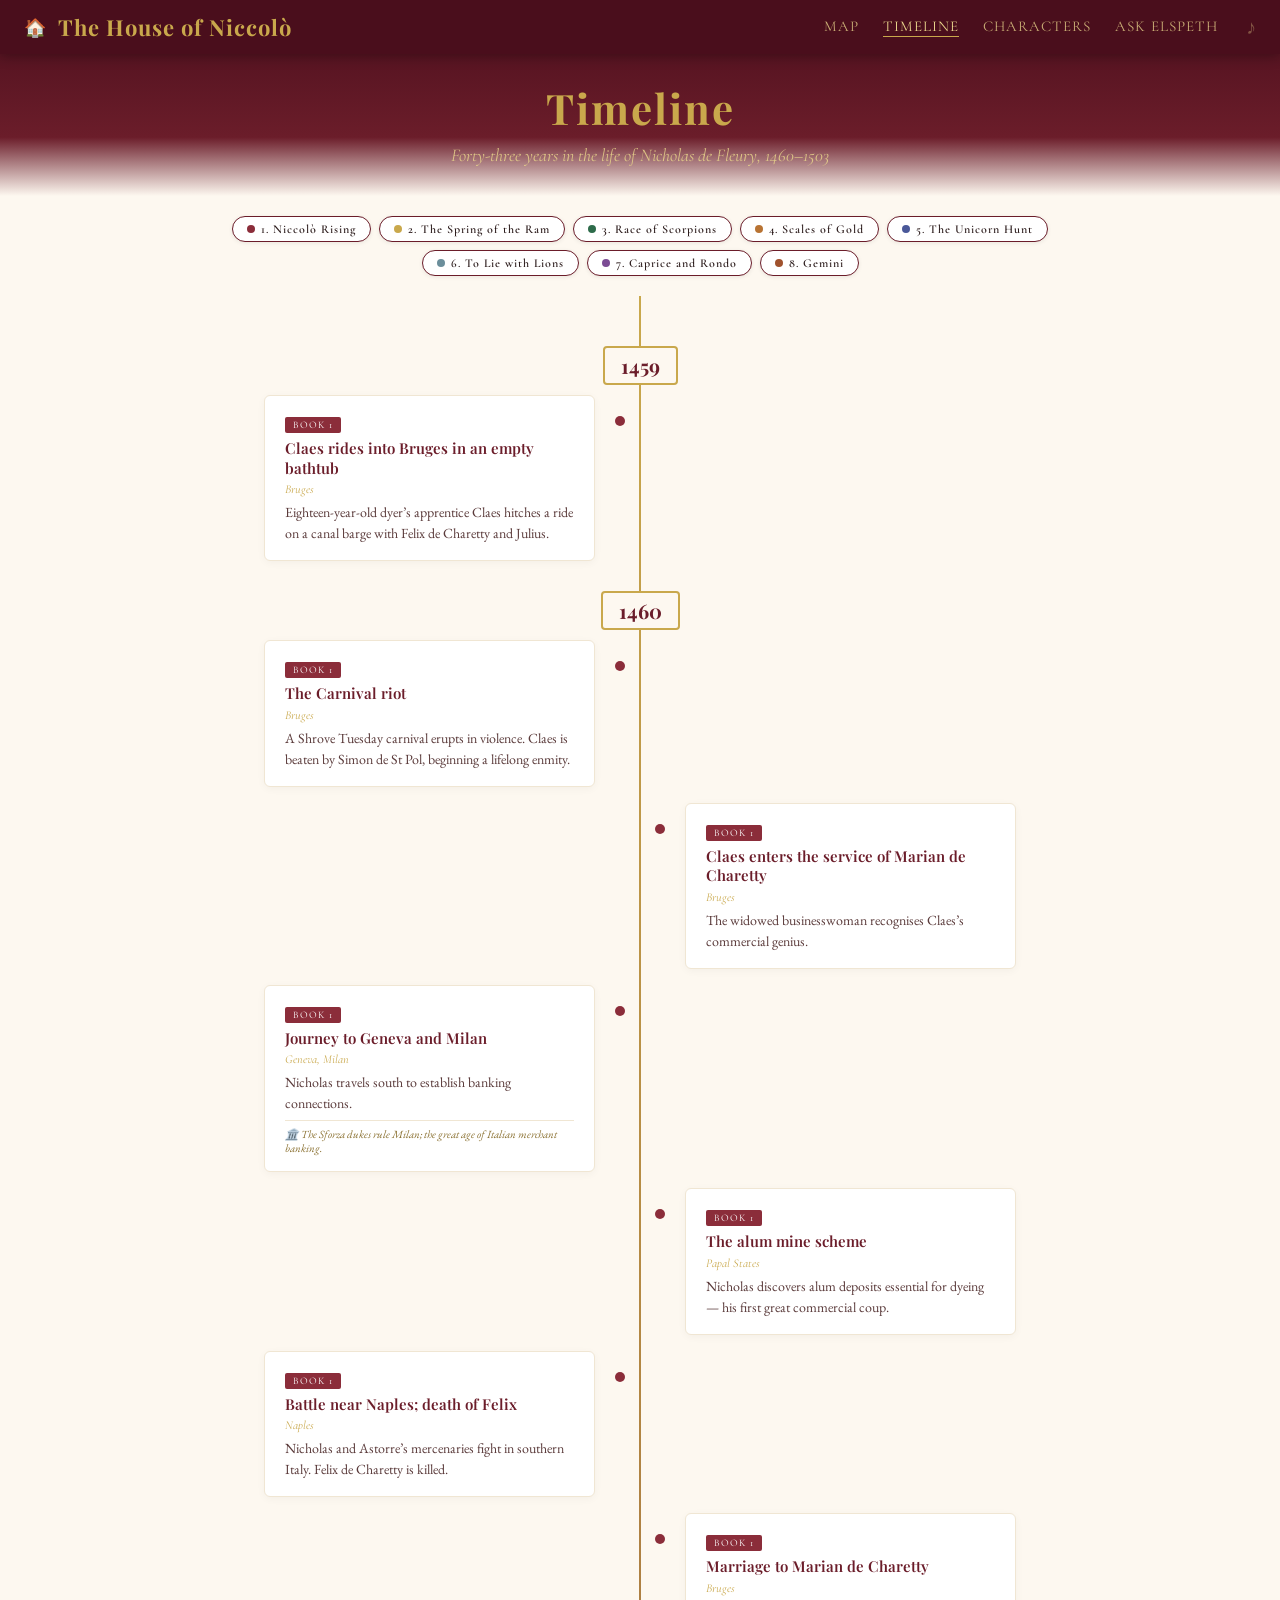
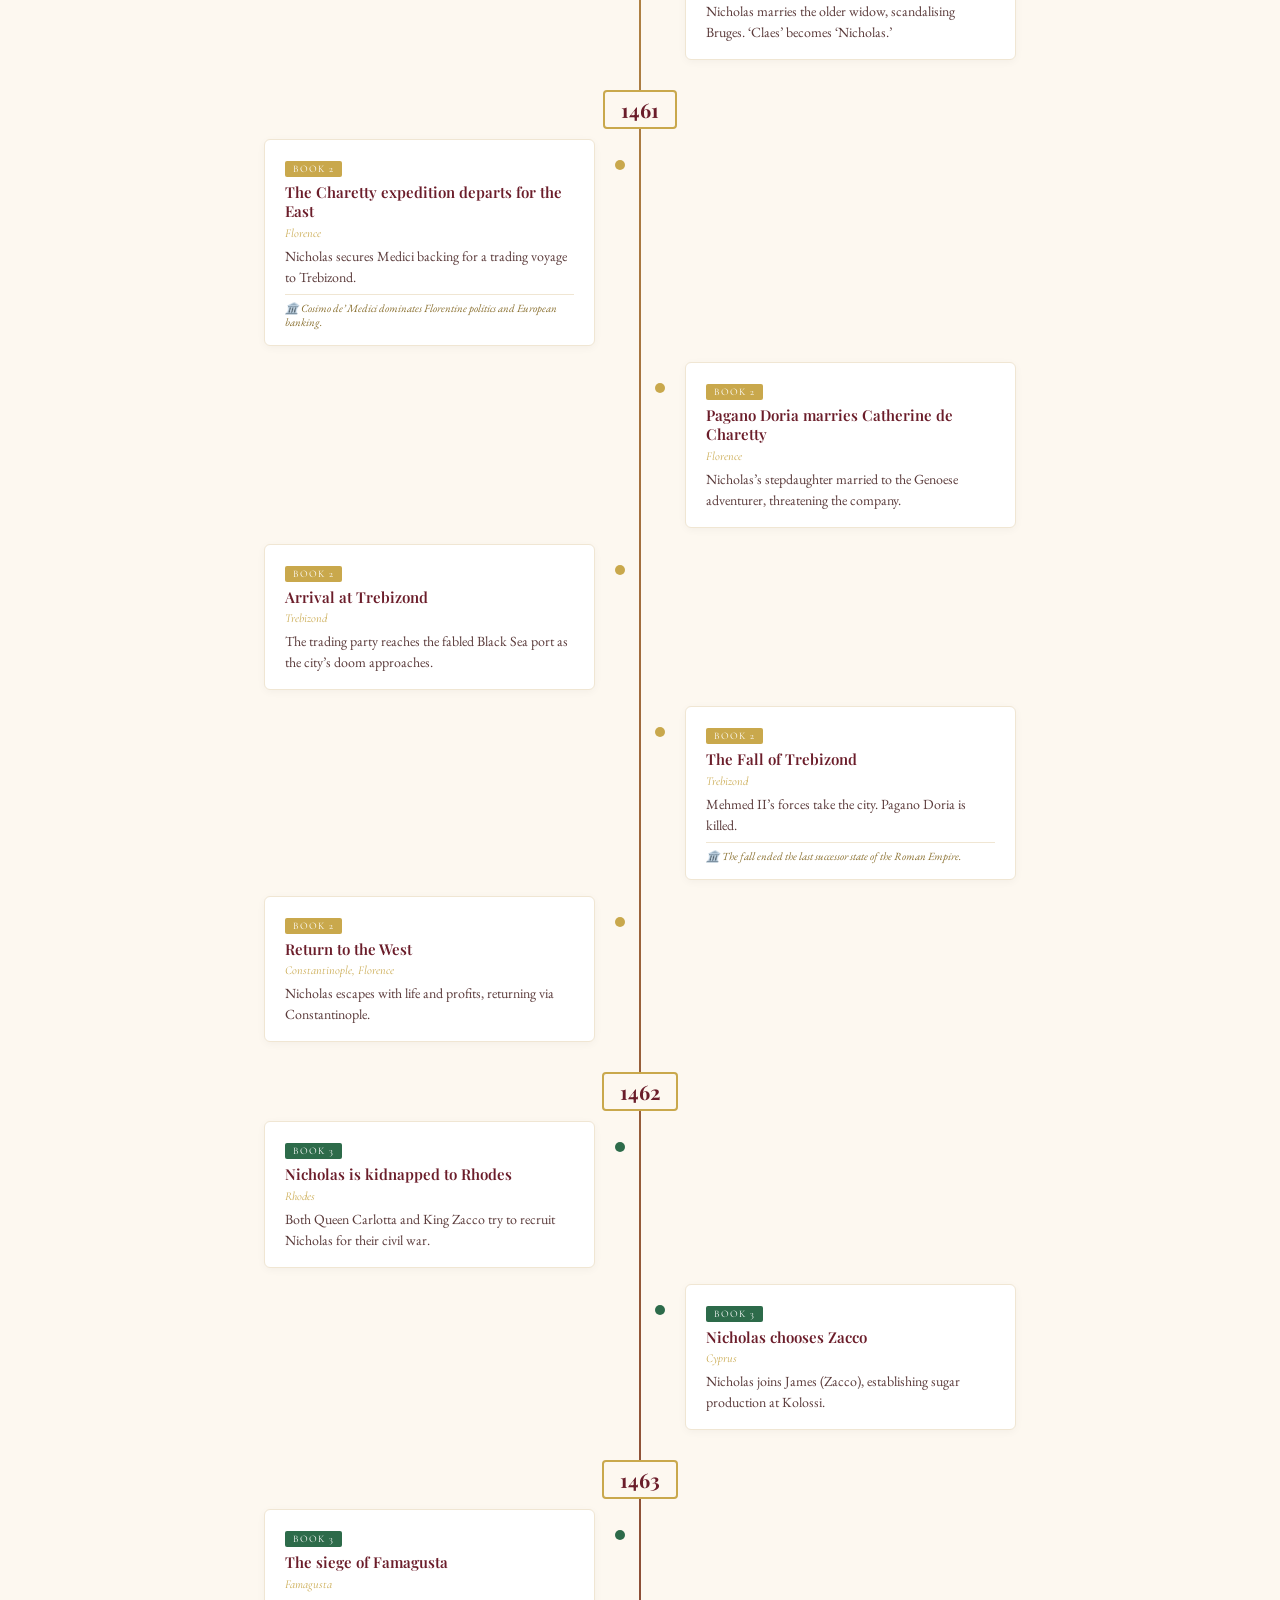
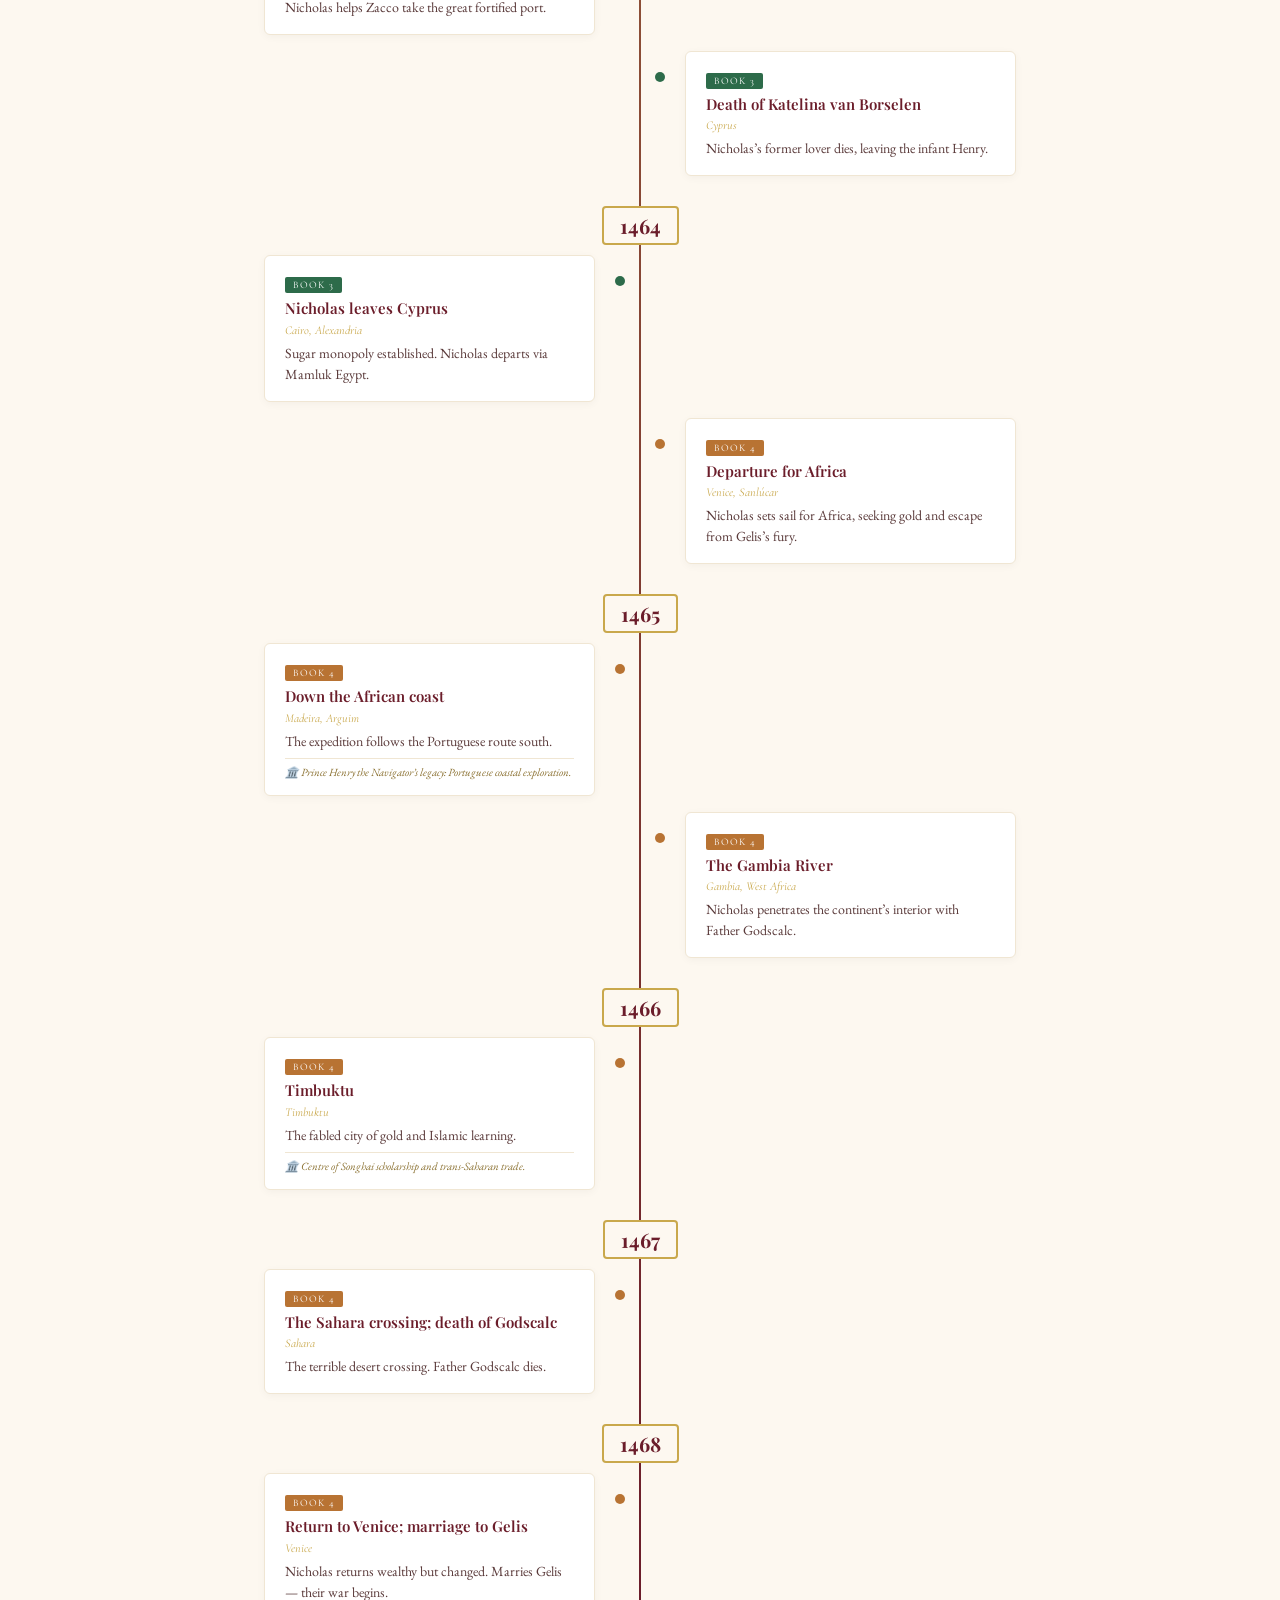
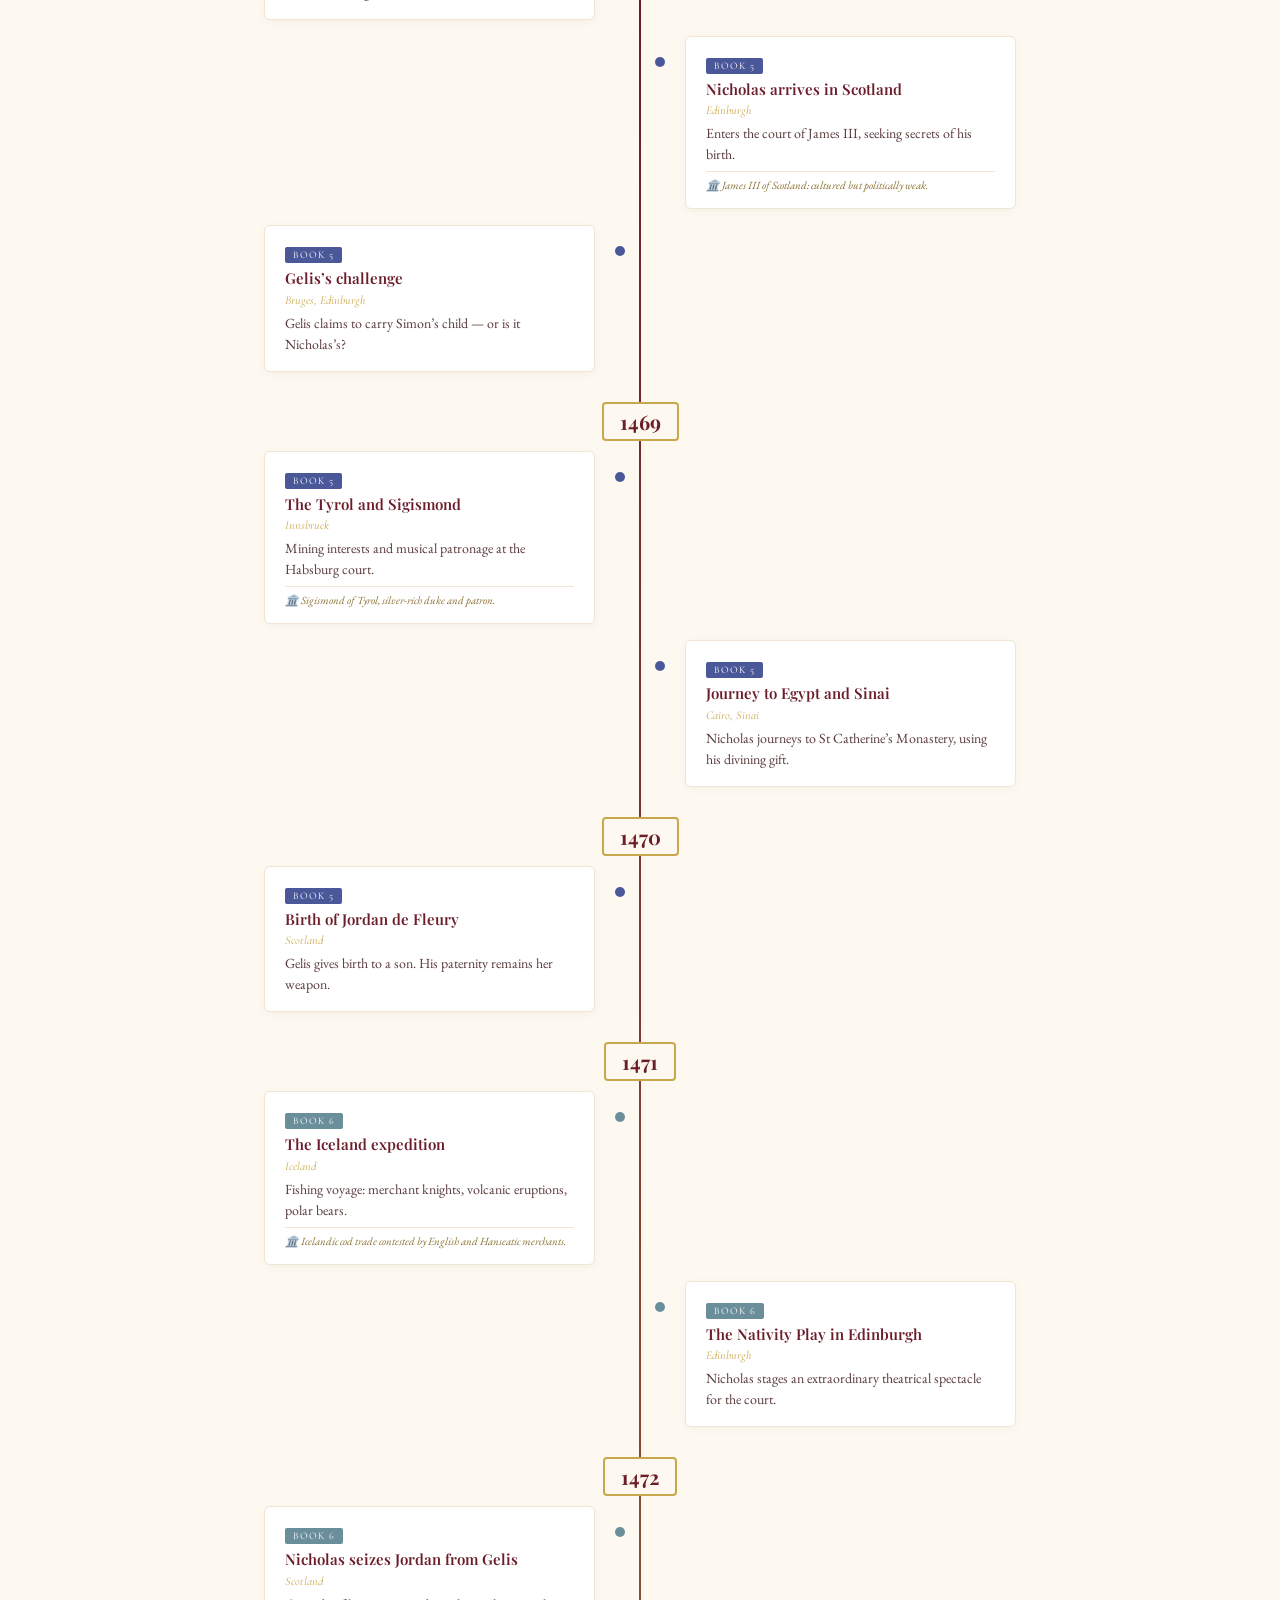
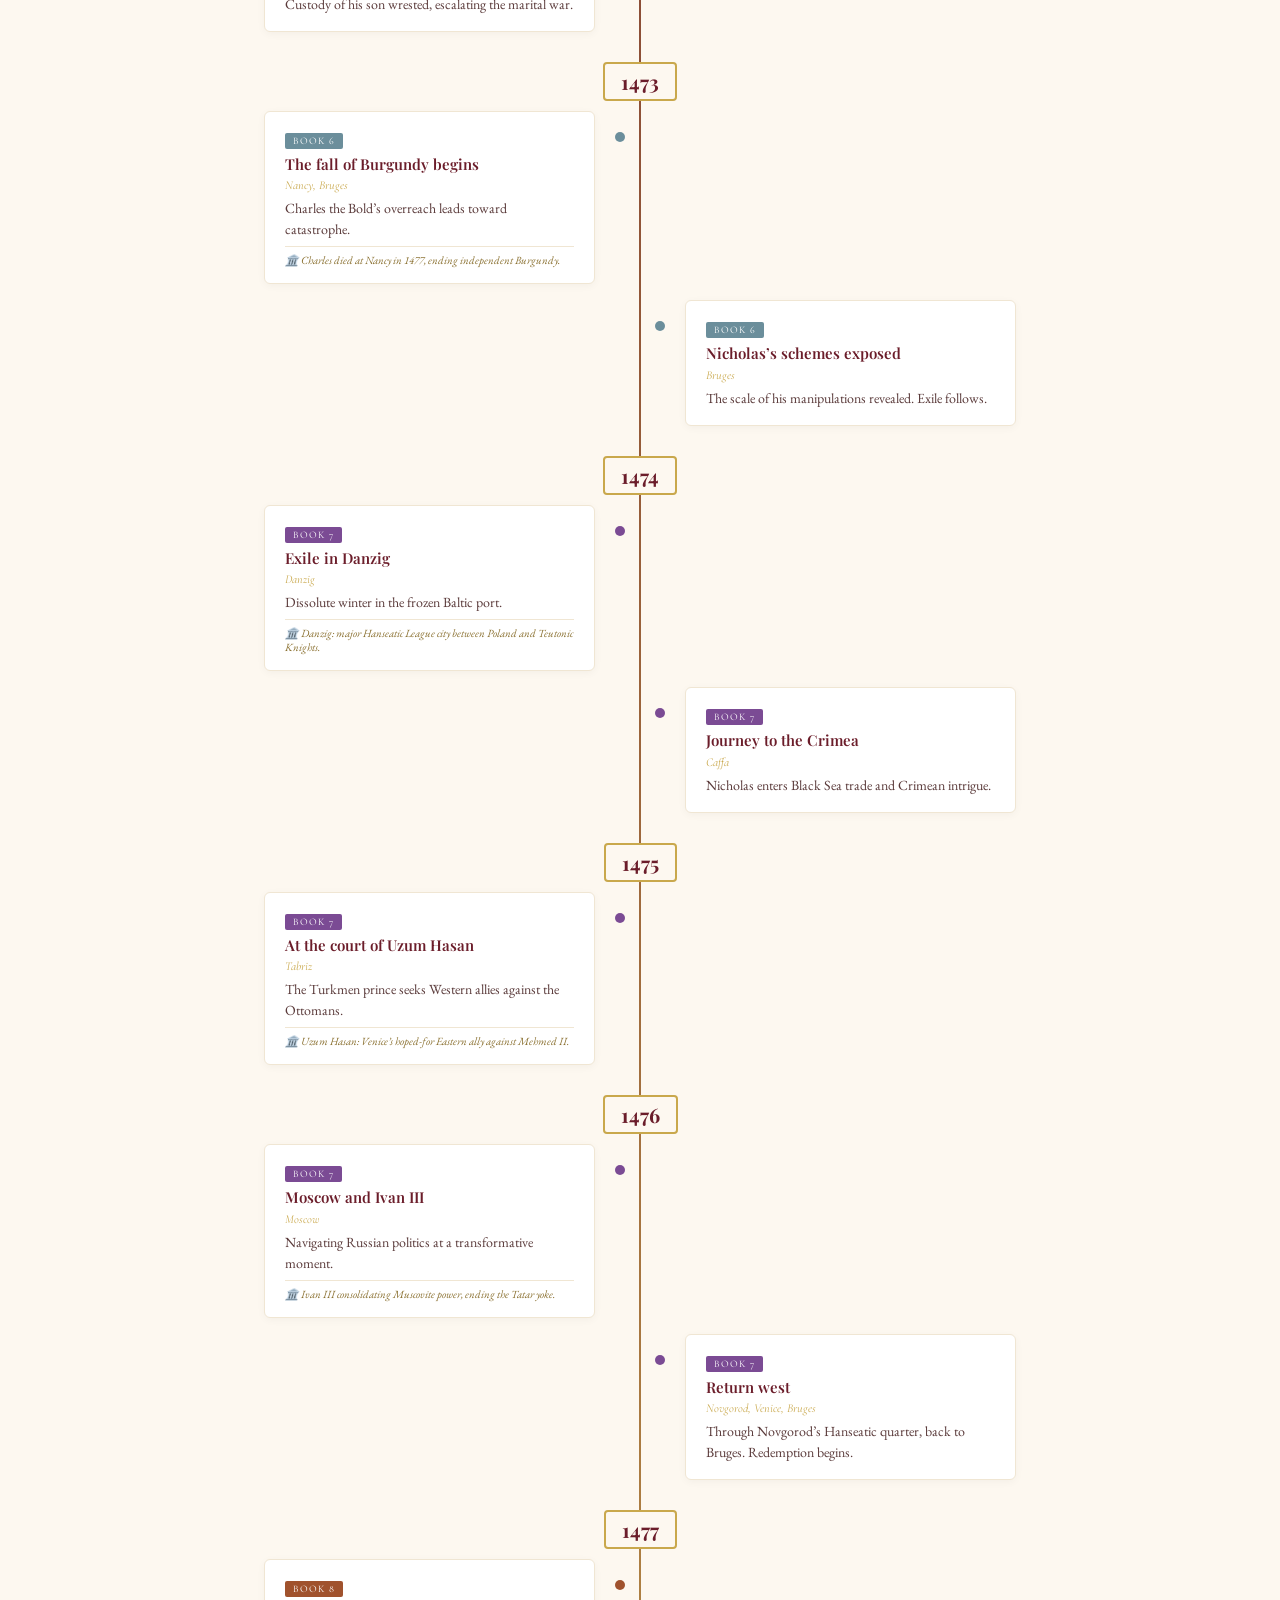
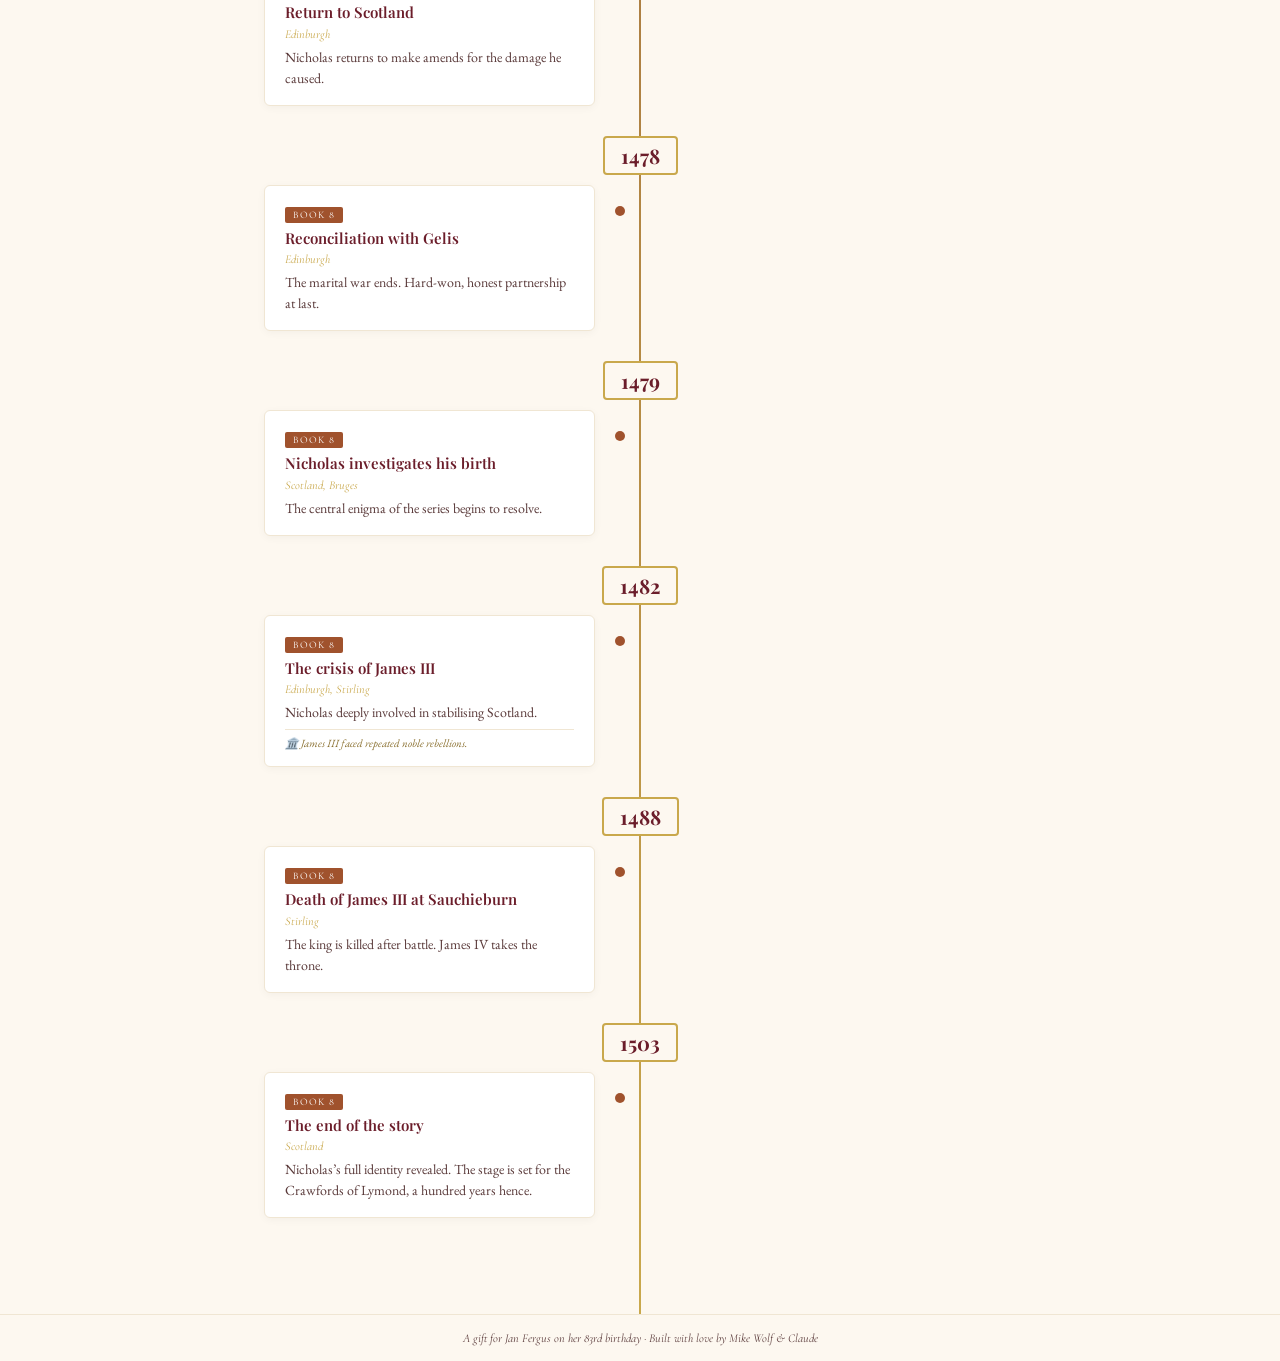
<file: timeline.html>
<!DOCTYPE html>
<html lang="en">
<head>
<meta charset="UTF-8">
<meta name="viewport" content="width=device-width, initial-scale=1.0">
<title>Timeline — The House of Niccolò</title>
<meta name="description" content="Forty-three years in the life of Nicholas de Fleury, 1460–1503. A visual timeline of events across all eight books in Dorothy Dunnett's House of Niccolò series.">
<meta property="og:title" content="Timeline — The House of Niccolò">
<meta property="og:description" content="Follow Nicholas de Fleury from Bruges apprentice to merchant prince across 43 years and 8 books.">
<meta property="og:url" content="https://dunnett.netlify.app/timeline.html">
<meta property="og:type" content="website">
<meta property="og:site_name" content="The House of Niccolò">
<link rel="stylesheet" href="styles.css">
<style>
.filter-bar{display:flex;justify-content:center;flex-wrap:wrap;gap:8px;padding:20px 24px;max-width:900px;margin:0 auto}
.filter-pill{font-family:'Cormorant Garamond',serif;font-size:12px;letter-spacing:1px;padding:5px 14px;border-radius:20px;border:1px solid var(--cream-dark);background:white;cursor:pointer;transition:all 0.2s;color:var(--ink-light);display:flex;align-items:center;gap:6px}
.filter-pill .dot{width:8px;height:8px;border-radius:50%}
.filter-pill.active{border-color:var(--burgundy);color:var(--ink);font-weight:600;box-shadow:0 1px 4px rgba(0,0,0,0.08)}
.timeline{max-width:800px;margin:0 auto;padding:20px 24px 80px;position:relative}
.timeline::before{content:'';position:absolute;left:50%;top:0;bottom:0;width:2px;background:linear-gradient(180deg,var(--gold) 0%,var(--burgundy) 50%,var(--gold) 100%);transform:translateX(-50%)}
.year-marker{text-align:center;position:relative;z-index:2;margin:30px 0 10px}
.year-marker span{font-family:'Playfair Display',serif;font-size:20px;font-weight:700;color:var(--burgundy);background:var(--cream);padding:4px 16px;border:2px solid var(--gold);border-radius:4px;display:inline-block}
.event{position:relative;width:44%;padding:16px 20px;background:white;border:1px solid var(--cream-dark);border-radius:6px;margin-bottom:16px;box-shadow:0 2px 8px rgba(0,0,0,0.04);transition:opacity 0.3s,transform 0.3s}
.event:hover{box-shadow:0 4px 16px rgba(107,29,42,0.1)}
.event.left{margin-left:0;margin-right:auto}
.event.right{margin-left:auto;margin-right:0}
.event.filtered{opacity:0.06;transform:scale(0.97);pointer-events:none}
.event .book-tag{font-family:'Cormorant Garamond',serif;font-size:10px;color:white;padding:2px 8px;border-radius:2px;text-transform:uppercase;letter-spacing:1px;display:inline-block;margin-bottom:6px}
.event h3{font-family:'Playfair Display',serif;font-size:15px;color:var(--burgundy);margin-bottom:4px;font-weight:600;line-height:1.3}
.event .location{font-family:'Cormorant Garamond',serif;font-size:12px;color:var(--gold);margin-bottom:6px;font-style:italic}
.event p{font-size:14px;color:var(--ink-light);line-height:1.5}
.event .hist{font-size:11px;color:#8A7030;margin-top:6px;font-style:italic;border-top:1px solid var(--cream-dark);padding-top:6px}

@media(max-width:700px){.timeline::before{left:20px}.event{width:calc(100% - 50px)!important;margin-left:50px!important}.year-marker{text-align:left;padding-left:0}}
</style>
</head>
<body>
<nav class="top-nav">
<div style="display:flex;align-items:center;gap:4px">
<a href="index.html" class="nav-home">&#x1f3e0;</a>
<span class="nav-title">The House of Niccol&#242;</span>
</div>
<div class="nav-links">
<a href="site.html">Map</a>
<a href="timeline.html" class="active">Timeline</a>
<a href="characters.html">Characters</a>
<a href="ask.html">Ask Elspeth</a>
</div>
</nav>
<div class="page-header"><h1>Timeline</h1><p>Forty-three years in the life of Nicholas de Fleury, 1460&#8211;1503</p></div>
<div class="filter-bar" id="filterBar"></div>
<div class="timeline" id="timeline"></div>
<div class="map-footer">A gift for Jan Fergus on her 83rd birthday &middot; Built with love by Mike Wolf &amp; Claude</div>
<script>

const BOOKS=[
{id:1,title:"Niccol\u00f2 Rising",color:"#8B2D3A"},
{id:2,title:"The Spring of the Ram",color:"#C9A84C"},
{id:3,title:"Race of Scorpions",color:"#2D6B4A"},
{id:4,title:"Scales of Gold",color:"#B87333"},
{id:5,title:"The Unicorn Hunt",color:"#4A5899"},
{id:6,title:"To Lie with Lions",color:"#6B8E9B"},
{id:7,title:"Caprice and Rondo",color:"#7B4B94"},
{id:8,title:"Gemini",color:"#A0522D"}
];
const EVENTS=[{"year": "1459", "book": 1, "title": "Claes rides into Bruges in an empty bathtub", "loc": "Bruges", "desc": "Eighteen-year-old dyer\u2019s apprentice Claes hitches a ride on a canal barge with Felix de Charetty and Julius."}, {"year": "1460", "book": 1, "title": "The Carnival riot", "loc": "Bruges", "desc": "A Shrove Tuesday carnival erupts in violence. Claes is beaten by Simon de St Pol, beginning a lifelong enmity."}, {"year": "1460", "book": 1, "title": "Claes enters the service of Marian de Charetty", "loc": "Bruges", "desc": "The widowed businesswoman recognises Claes\u2019s commercial genius."}, {"year": "1460", "book": 1, "title": "Journey to Geneva and Milan", "loc": "Geneva, Milan", "desc": "Nicholas travels south to establish banking connections.", "hist": "The Sforza dukes rule Milan; the great age of Italian merchant banking."}, {"year": "1460", "book": 1, "title": "The alum mine scheme", "loc": "Papal States", "desc": "Nicholas discovers alum deposits essential for dyeing \u2014 his first great commercial coup."}, {"year": "1460", "book": 1, "title": "Battle near Naples; death of Felix", "loc": "Naples", "desc": "Nicholas and Astorre\u2019s mercenaries fight in southern Italy. Felix de Charetty is killed."}, {"year": "1460", "book": 1, "title": "Marriage to Marian de Charetty", "loc": "Bruges", "desc": "Nicholas marries the older widow, scandalising Bruges. \u2018Claes\u2019 becomes \u2018Nicholas.\u2019"}, {"year": "1461", "book": 2, "title": "The Charetty expedition departs for the East", "loc": "Florence", "desc": "Nicholas secures Medici backing for a trading voyage to Trebizond.", "hist": "Cosimo de\u2019 Medici dominates Florentine politics and European banking."}, {"year": "1461", "book": 2, "title": "Pagano Doria marries Catherine de Charetty", "loc": "Florence", "desc": "Nicholas\u2019s stepdaughter married to the Genoese adventurer, threatening the company."}, {"year": "1461", "book": 2, "title": "Arrival at Trebizond", "loc": "Trebizond", "desc": "The trading party reaches the fabled Black Sea port as the city\u2019s doom approaches."}, {"year": "1461", "book": 2, "title": "The Fall of Trebizond", "loc": "Trebizond", "desc": "Mehmed II\u2019s forces take the city. Pagano Doria is killed.", "hist": "The fall ended the last successor state of the Roman Empire."}, {"year": "1461", "book": 2, "title": "Return to the West", "loc": "Constantinople, Florence", "desc": "Nicholas escapes with life and profits, returning via Constantinople."}, {"year": "1462", "book": 3, "title": "Nicholas is kidnapped to Rhodes", "loc": "Rhodes", "desc": "Both Queen Carlotta and King Zacco try to recruit Nicholas for their civil war."}, {"year": "1462", "book": 3, "title": "Nicholas chooses Zacco", "loc": "Cyprus", "desc": "Nicholas joins James (Zacco), establishing sugar production at Kolossi."}, {"year": "1463", "book": 3, "title": "The siege of Famagusta", "loc": "Famagusta", "desc": "Nicholas helps Zacco take the great fortified port."}, {"year": "1463", "book": 3, "title": "Death of Katelina van Borselen", "loc": "Cyprus", "desc": "Nicholas\u2019s former lover dies, leaving the infant Henry."}, {"year": "1464", "book": 3, "title": "Nicholas leaves Cyprus", "loc": "Cairo, Alexandria", "desc": "Sugar monopoly established. Nicholas departs via Mamluk Egypt."}, {"year": "1464", "book": 4, "title": "Departure for Africa", "loc": "Venice, Sanl\u00facar", "desc": "Nicholas sets sail for Africa, seeking gold and escape from Gelis\u2019s fury."}, {"year": "1465", "book": 4, "title": "Down the African coast", "loc": "Madeira, Arguim", "desc": "The expedition follows the Portuguese route south.", "hist": "Prince Henry the Navigator\u2019s legacy: Portuguese coastal exploration."}, {"year": "1465", "book": 4, "title": "The Gambia River", "loc": "Gambia, West Africa", "desc": "Nicholas penetrates the continent\u2019s interior with Father Godscalc."}, {"year": "1466", "book": 4, "title": "Timbuktu", "loc": "Timbuktu", "desc": "The fabled city of gold and Islamic learning.", "hist": "Centre of Songhai scholarship and trans-Saharan trade."}, {"year": "1467", "book": 4, "title": "The Sahara crossing; death of Godscalc", "loc": "Sahara", "desc": "The terrible desert crossing. Father Godscalc dies."}, {"year": "1468", "book": 4, "title": "Return to Venice; marriage to Gelis", "loc": "Venice", "desc": "Nicholas returns wealthy but changed. Marries Gelis \u2014 their war begins."}, {"year": "1468", "book": 5, "title": "Nicholas arrives in Scotland", "loc": "Edinburgh", "desc": "Enters the court of James III, seeking secrets of his birth.", "hist": "James III of Scotland: cultured but politically weak."}, {"year": "1468", "book": 5, "title": "Gelis\u2019s challenge", "loc": "Bruges, Edinburgh", "desc": "Gelis claims to carry Simon\u2019s child \u2014 or is it Nicholas\u2019s?"}, {"year": "1469", "book": 5, "title": "The Tyrol and Sigismond", "loc": "Innsbruck", "desc": "Mining interests and musical patronage at the Habsburg court.", "hist": "Sigismond of Tyrol, silver-rich duke and patron."}, {"year": "1469", "book": 5, "title": "Journey to Egypt and Sinai", "loc": "Cairo, Sinai", "desc": "Nicholas journeys to St Catherine\u2019s Monastery, using his divining gift."}, {"year": "1470", "book": 5, "title": "Birth of Jordan de Fleury", "loc": "Scotland", "desc": "Gelis gives birth to a son. His paternity remains her weapon."}, {"year": "1471", "book": 6, "title": "The Iceland expedition", "loc": "Iceland", "desc": "Fishing voyage: merchant knights, volcanic eruptions, polar bears.", "hist": "Icelandic cod trade contested by English and Hanseatic merchants."}, {"year": "1471", "book": 6, "title": "The Nativity Play in Edinburgh", "loc": "Edinburgh", "desc": "Nicholas stages an extraordinary theatrical spectacle for the court."}, {"year": "1472", "book": 6, "title": "Nicholas seizes Jordan from Gelis", "loc": "Scotland", "desc": "Custody of his son wrested, escalating the marital war."}, {"year": "1473", "book": 6, "title": "The fall of Burgundy begins", "loc": "Nancy, Bruges", "desc": "Charles the Bold\u2019s overreach leads toward catastrophe.", "hist": "Charles died at Nancy in 1477, ending independent Burgundy."}, {"year": "1473", "book": 6, "title": "Nicholas\u2019s schemes exposed", "loc": "Bruges", "desc": "The scale of his manipulations revealed. Exile follows."}, {"year": "1474", "book": 7, "title": "Exile in Danzig", "loc": "Danzig", "desc": "Dissolute winter in the frozen Baltic port.", "hist": "Danzig: major Hanseatic League city between Poland and Teutonic Knights."}, {"year": "1474", "book": 7, "title": "Journey to the Crimea", "loc": "Caffa", "desc": "Nicholas enters Black Sea trade and Crimean intrigue."}, {"year": "1475", "book": 7, "title": "At the court of Uzum Hasan", "loc": "Tabriz", "desc": "The Turkmen prince seeks Western allies against the Ottomans.", "hist": "Uzum Hasan: Venice\u2019s hoped-for Eastern ally against Mehmed II."}, {"year": "1476", "book": 7, "title": "Moscow and Ivan III", "loc": "Moscow", "desc": "Navigating Russian politics at a transformative moment.", "hist": "Ivan III consolidating Muscovite power, ending the Tatar yoke."}, {"year": "1476", "book": 7, "title": "Return west", "loc": "Novgorod, Venice, Bruges", "desc": "Through Novgorod\u2019s Hanseatic quarter, back to Bruges. Redemption begins."}, {"year": "1477", "book": 8, "title": "Return to Scotland", "loc": "Edinburgh", "desc": "Nicholas returns to make amends for the damage he caused."}, {"year": "1478", "book": 8, "title": "Reconciliation with Gelis", "loc": "Edinburgh", "desc": "The marital war ends. Hard-won, honest partnership at last."}, {"year": "1479", "book": 8, "title": "Nicholas investigates his birth", "loc": "Scotland, Bruges", "desc": "The central enigma of the series begins to resolve."}, {"year": "1482", "book": 8, "title": "The crisis of James III", "loc": "Edinburgh, Stirling", "desc": "Nicholas deeply involved in stabilising Scotland.", "hist": "James III faced repeated noble rebellions."}, {"year": "1488", "book": 8, "title": "Death of James III at Sauchieburn", "loc": "Stirling", "desc": "The king is killed after battle. James IV takes the throne."}, {"year": "1503", "book": 8, "title": "The end of the story", "loc": "Scotland", "desc": "Nicholas\u2019s full identity revealed. The stage is set for the Crawfords of Lymond, a hundred years hence."}];
const activeBooks=new Set(BOOKS.map(b=>b.id));
const filterBar=document.getElementById('filterBar');
BOOKS.forEach(b=>{
const pill=document.createElement('div');
pill.className='filter-pill active';pill.id='pill'+b.id;
pill.innerHTML='<div class="dot" style="background:'+b.color+'"></div>'+b.id+'. '+b.title;
pill.onclick=()=>{
if(activeBooks.has(b.id)){activeBooks.delete(b.id);pill.classList.remove('active')}
else{activeBooks.add(b.id);pill.classList.add('active')}
document.querySelectorAll('.event').forEach(el=>{
const bid=parseInt(el.dataset.book);
el.classList.toggle('filtered',!activeBooks.has(bid));
});
};
filterBar.appendChild(pill);
});
const tlEl=document.getElementById('timeline');
let lastYear='',side=0,childIdx=0;
EVENTS.forEach(ev=>{
if(ev.year!==lastYear){
const ym=document.createElement('div');ym.className='year-marker';
ym.innerHTML='<span>'+ev.year+'</span>';tlEl.appendChild(ym);
lastYear=ev.year;side=0;childIdx++;
}
const book=BOOKS.find(b=>b.id===ev.book);
const div=document.createElement('div');
div.className='event '+(side%2===0?'left':'right');
div.dataset.book=ev.book;childIdx++;
let h='<span class="book-tag" style="background:'+book.color+'">Book '+book.id+'</span>';
h+='<h3>'+ev.title+'</h3><div class="location">'+ev.loc+'</div><p>'+ev.desc+'</p>';
if(ev.hist)h+='<div class="hist">\ud83c\udfdb\ufe0f '+ev.hist+'</div>';
div.innerHTML=h;
const s=document.createElement('style');
s.textContent='.timeline > :nth-child('+childIdx+')::before{content:\'\';position:absolute;top:20px;width:10px;height:10px;border-radius:50%;z-index:3;background:'+book.color+'}'
+'.timeline > :nth-child('+childIdx+').left::before{right:-31px}'
+'.timeline > :nth-child('+childIdx+').right::before{left:-31px}';
document.head.appendChild(s);
tlEl.appendChild(div);side++;
});
</script><script src="music.js"></script>
</body></html>
</file>
<file: styles.css>
/* ============================================================
   The House of Niccolò — Shared Styles
   ============================================================ */

@import url('https://fonts.googleapis.com/css2?family=Playfair+Display:wght@400;600;700&family=Cormorant+Garamond:ital,wght@0,400;0,500;0,600;1,400&family=EB+Garamond:wght@400;500&display=swap');

* { margin: 0; padding: 0; box-sizing: border-box; }

:root {
  --burgundy: #6B1D2A;
  --burgundy-deep: #4A0E1C;
  --gold: #C9A84C;
  --gold-light: #E8D48B;
  --cream: #FDF8F0;
  --cream-dark: #F0E6D3;
  --ink: #2A1A1A;
  --ink-light: #5A3A3A;
}

html, body {
  min-height: 100%;
  font-family: 'EB Garamond', serif;
  background: var(--cream);
}

/* ── Navigation ── */
.top-nav {
  background: var(--burgundy-deep);
  padding: 12px 24px;
  display: flex;
  align-items: center;
  justify-content: space-between;
  position: fixed;
  top: 0; left: 0; right: 0;
  z-index: 1000;
  box-shadow: 0 2px 12px rgba(0,0,0,0.3);
}
.nav-title {
  font-family: 'Playfair Display', serif;
  font-size: 22px;
  color: var(--gold);
  letter-spacing: 1px;
  font-weight: 700;
}
.nav-links {
  display: flex;
  gap: 24px;
}
.nav-links a {
  font-family: 'Cormorant Garamond', serif;
  color: var(--gold-light);
  text-decoration: none;
  font-size: 15px;
  letter-spacing: 1px;
  text-transform: uppercase;
  opacity: 0.8;
  transition: opacity 0.2s;
}
.nav-links a:hover, .nav-links a.active {
  opacity: 1;
  border-bottom: 1px solid var(--gold);
}
.nav-home {
  font-size: 18px;
  text-decoration: none;
  margin-right: 8px;
}

/* ── Page Header ── */
.page-header {
  text-align: center;
  padding: 80px 24px 30px;
  background: linear-gradient(180deg, var(--burgundy-deep) 0%, var(--burgundy) 70%, transparent 100%);
}
.page-header h1 {
  font-family: 'Playfair Display', serif;
  font-size: 42px;
  color: var(--gold);
  letter-spacing: 2px;
}
.page-header p {
  font-family: 'Cormorant Garamond', serif;
  font-size: 18px;
  color: var(--gold-light);
  font-style: italic;
  margin-top: 8px;
  opacity: 0.85;
}

/* ── Footer ── */
.map-footer {
  text-align: center;
  padding: 16px;
  font-family: 'Cormorant Garamond', serif;
  font-size: 12px;
  color: var(--ink-light);
  font-style: italic;
  border-top: 1px solid var(--cream-dark);
}

/* ── Music toggle button (in nav) ── */
.music-nav-btn {
  background: none;
  border: none;
  color: var(--gold-light);
  font-size: 20px;
  cursor: pointer;
  opacity: 0.75;
  padding: 0 0 0 4px;
  line-height: 1;
  transition: opacity 0.2s, transform 0.2s;
  vertical-align: middle;
}
.music-nav-btn:hover { opacity: 1; transform: scale(1.15); }
.music-nav-btn.muted { opacity: 0.35; }
</file>
